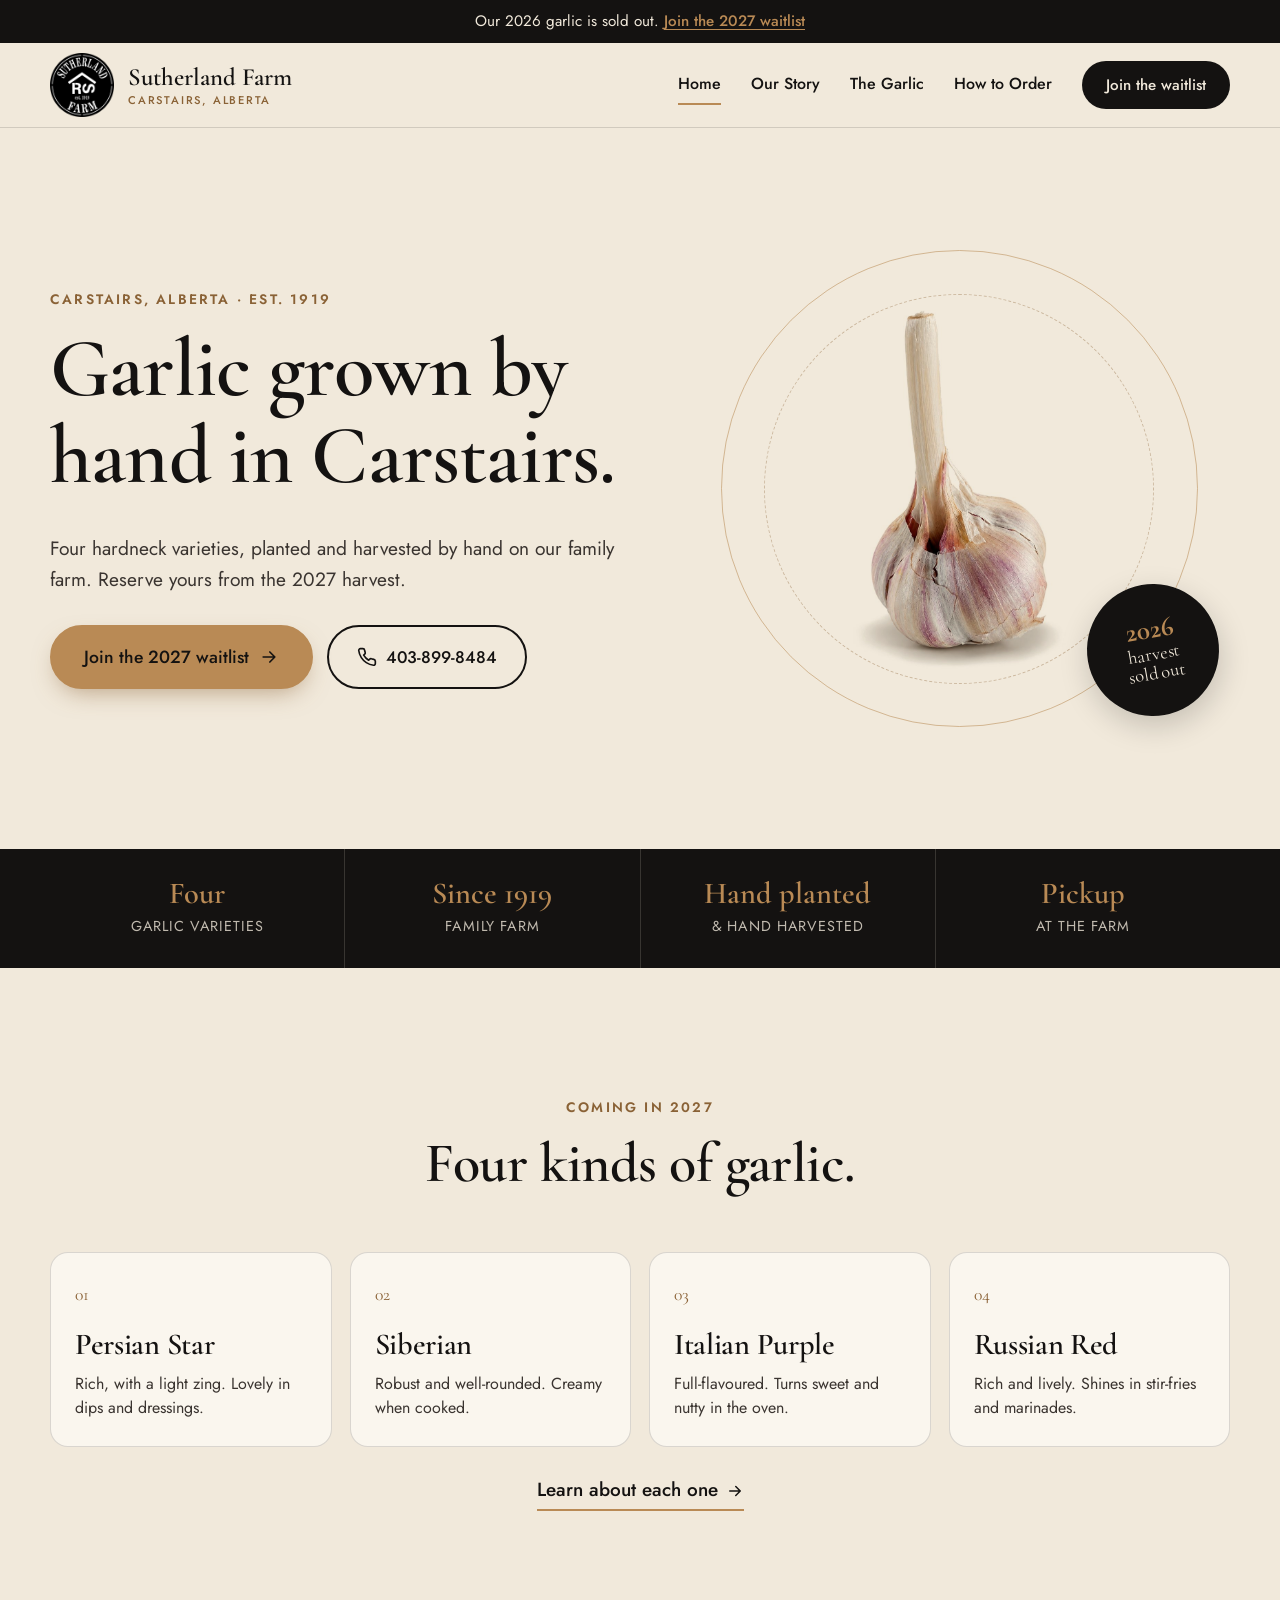
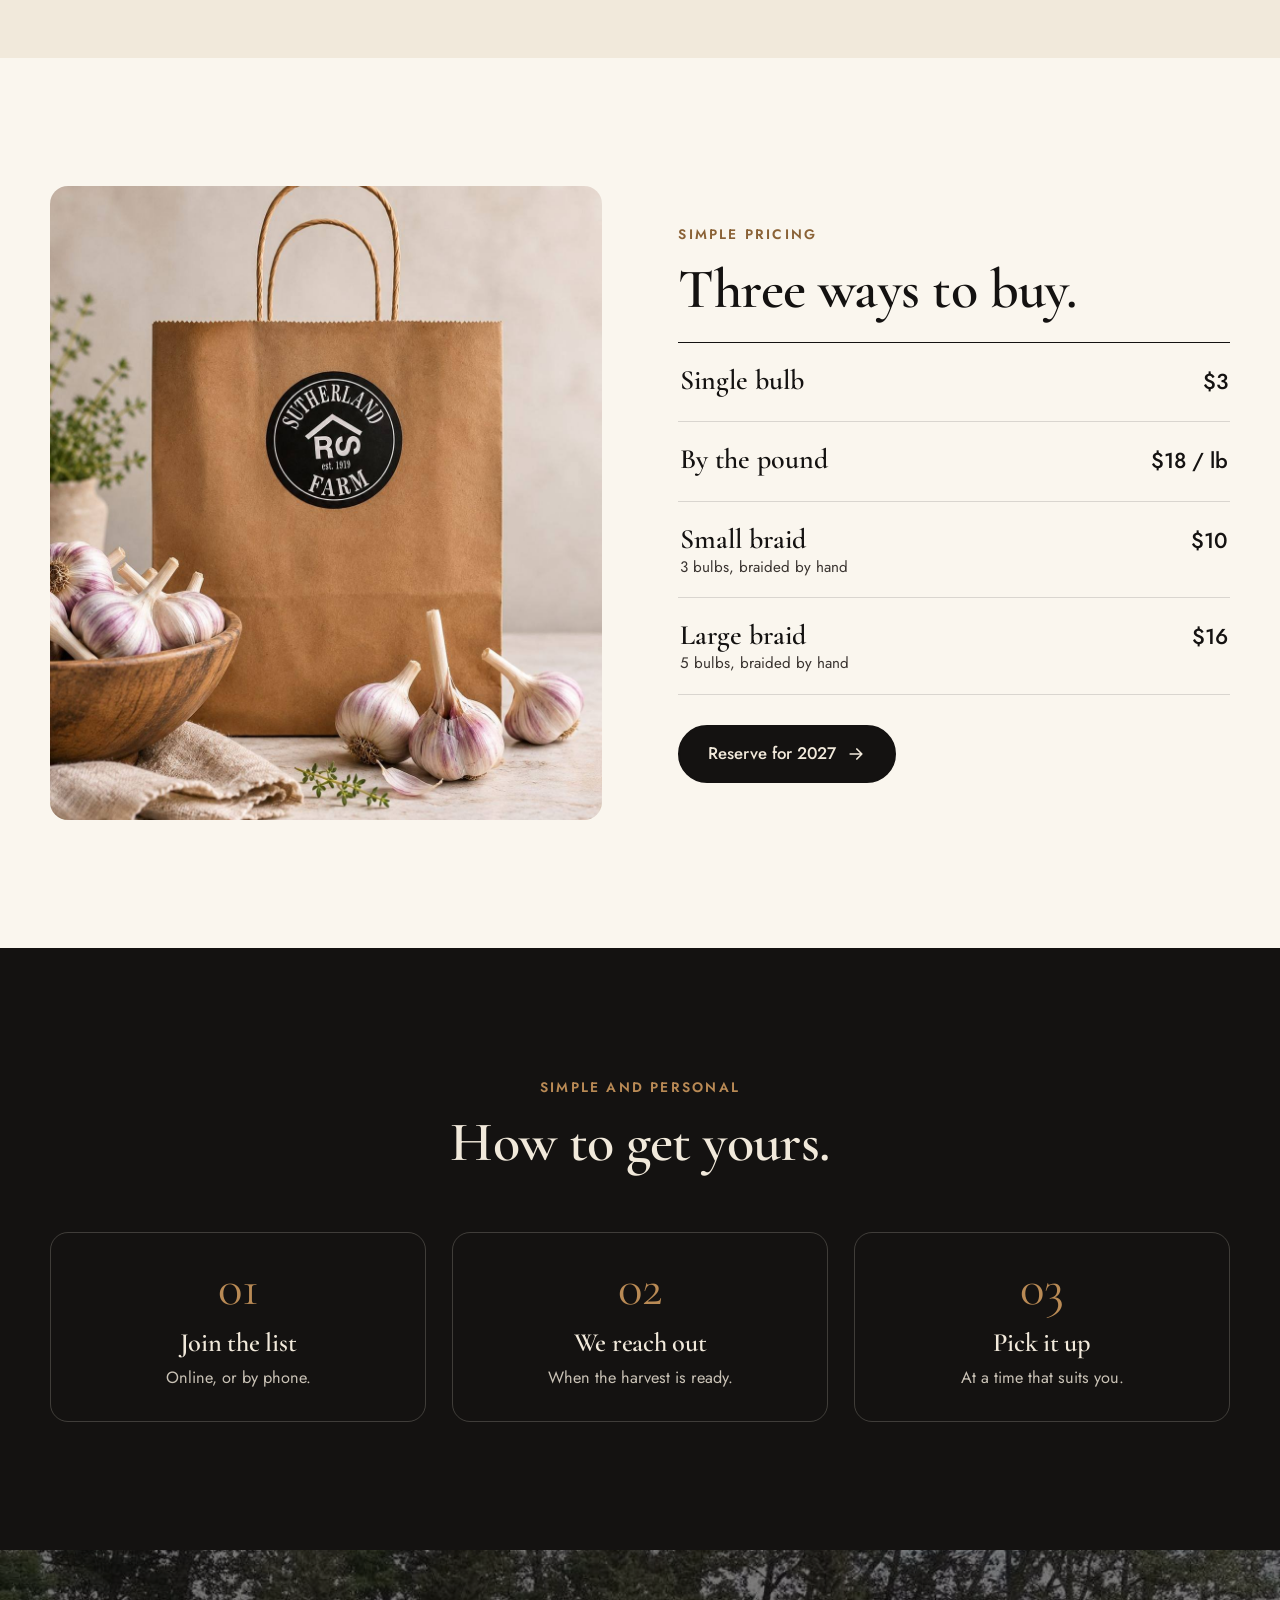
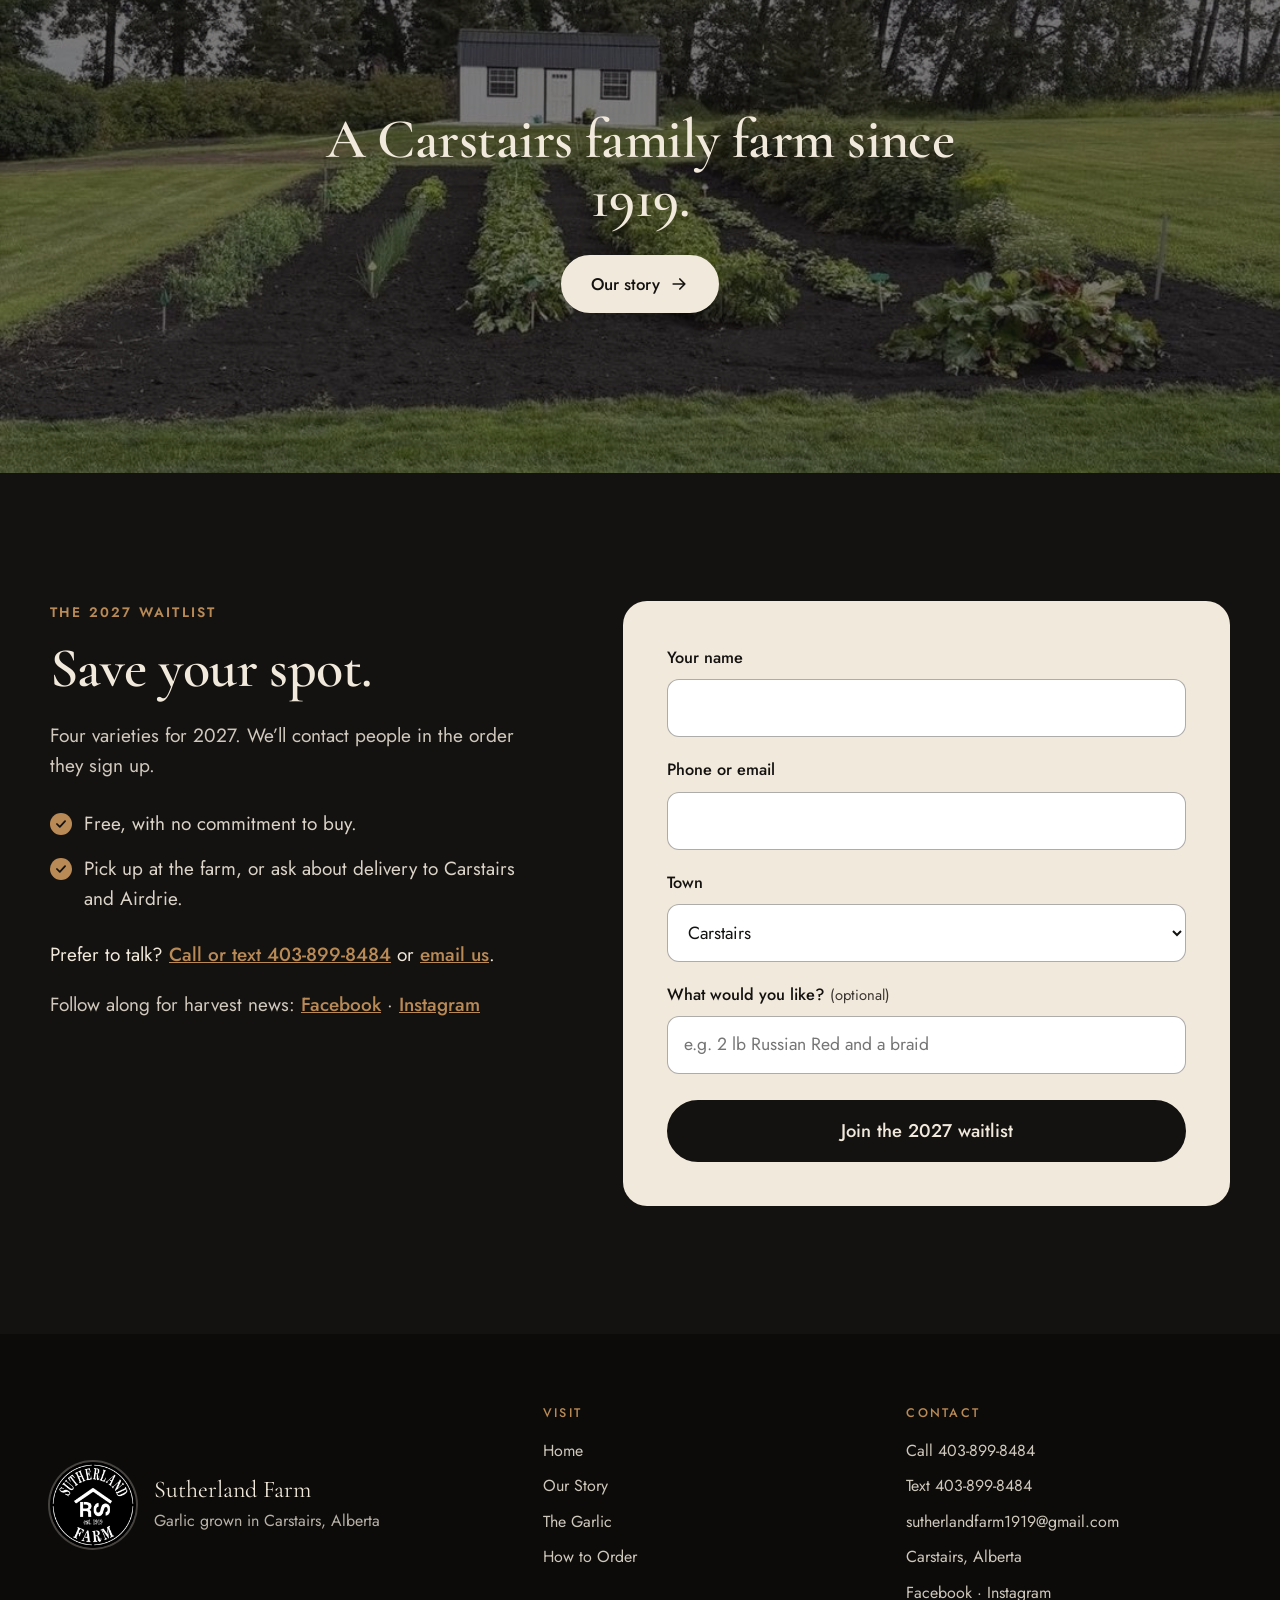
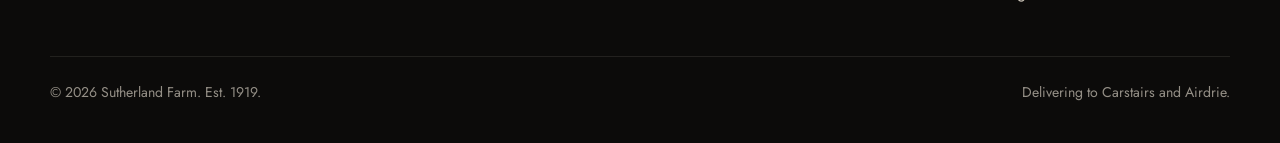
<file: index.html>
<!DOCTYPE html>
<html lang="en-CA">
<head>
<meta charset="utf-8">
<meta name="viewport" content="width=device-width, initial-scale=1">
<title>Sutherland Farm | Garlic grown in Carstairs, Alberta</title>
<meta name="description" content="Hand-grown garlic from a Carstairs, Alberta family farm, est. 1919. Four varieties for 2027. Join the waitlist.">
<meta property="og:title" content="Sutherland Farm | Garlic grown in Carstairs, Alberta">
<meta property="og:description" content="Hand-grown garlic from a Carstairs, Alberta family farm, est. 1919. Four varieties for 2027. Join the waitlist.">
<meta property="og:type" content="website">
<meta property="og:image" content="images/bag-field.jpg">
<meta name="theme-color" content="#141211">
<link rel="icon" type="image/png" href="images/favicon.png">
<link rel="apple-touch-icon" href="images/favicon.png">
<link rel="preconnect" href="https://fonts.googleapis.com">
<link rel="preconnect" href="https://fonts.gstatic.com" crossorigin>
<link href="https://fonts.googleapis.com/css2?family=Cormorant+Garamond:ital,wght@0,500;0,600;1,500&family=Jost:wght@300;400;500;600&display=swap" rel="stylesheet">
<link rel="stylesheet" href="css/style.css">
</head>
<body>
<a class="skip" href="#main">Skip to content</a>
<div class="notice">Our 2026 garlic is sold out. <a href="#waitlist">Join the 2027 waitlist</a></div>
<header class="site-header">
  <div class="wrap header-in">
    <a class="brand" href="index.html" aria-label="Sutherland Farm, home">
      <img src="images/logo.png" alt="" width="64" height="64">
      <span class="brand-name">Sutherland Farm<small>Carstairs, Alberta</small></span>
    </a>
    <button class="menu-btn" aria-expanded="false" aria-controls="site-nav"><span></span><b>Menu</b></button>
    <nav class="nav" id="site-nav" aria-label="Main">
      <a href="index.html" aria-current="page">Home</a><a href="our-story.html">Our Story</a><a href="the-garlic.html">The Garlic</a><a href="how-to-order.html">How to Order</a>
      <a class="btn btn-primary" href="#waitlist">Join the waitlist</a>
    </nav>
  </div>
</header>
<main id="main">

<section class="hero">
  <div class="wrap hero-grid">
    <div>
      <span class="eyebrow">Carstairs, Alberta · Est. 1919</span>
      <h1>Garlic grown by hand in Carstairs.</h1>
      <p class="lead">Four hardneck varieties, planted and harvested by hand on our family farm. Reserve yours from the 2027 harvest.</p>
      <div class="btn-row">
        <a class="btn btn-primary btn-hero" href="#waitlist">Join the 2027 waitlist <svg viewBox="0 0 24 24" fill="none" stroke="currentColor" stroke-width="2" stroke-linecap="round" stroke-linejoin="round" aria-hidden="true"><path d="M5 12h14M13 6l6 6-6 6"/></svg></a>
        <a class="btn btn-ghost" href="&#116;&#101;&#108;&#58;&#43;&#49;&#52;&#48;&#51;&#56;&#57;&#57;&#56;&#52;&#56;&#52;"><svg viewBox="0 0 24 24" fill="none" stroke="currentColor" stroke-width="2" stroke-linecap="round" stroke-linejoin="round" aria-hidden="true"><path d="M22 16.9v3a2 2 0 0 1-2.2 2 19.8 19.8 0 0 1-8.6-3.1 19.5 19.5 0 0 1-6-6A19.8 19.8 0 0 1 2.1 4.2 2 2 0 0 1 4.1 2h3a2 2 0 0 1 2 1.7c.1.9.4 1.8.7 2.7a2 2 0 0 1-.5 2.1L8 9.8a16 16 0 0 0 6 6l1.3-1.3a2 2 0 0 1 2.1-.4c.9.3 1.8.6 2.7.7a2 2 0 0 1 1.7 2z"/></svg> &#52;&#48;&#51;&#45;&#56;&#57;&#57;&#45;&#56;&#52;&#56;&#52;</a>
      </div>
    </div>
    <div class="hero-art">
      <img class="hero-bulb" src="images/hero-bulb.jpg" alt="A single bulb of Sutherland Farm garlic" width="647" height="1100">
      <div class="stamp"><span><b>2026</b>harvest<br>sold out</span></div>
    </div>
  </div>
</section>

<section class="facts" aria-label="Quick facts">
  <ul class="wrap">
    <li><b>Four</b><span>garlic varieties</span></li>
    <li><b>Since 1919</b><span>family farm</span></li>
    <li><b>Hand planted</b><span>&amp; hand harvested</span></li>
    <li><b>Pickup</b><span>at the farm</span></li>
  </ul>
</section>

<section class="section">
  <div class="wrap">
    <div class="section-head center">
      <span class="eyebrow">Coming in 2027</span>
      <h2>Four kinds of garlic.</h2>
    </div>
    <div class="varieties"><article class="variety">
        <span class="variety-num">01</span>
        <h3>Persian Star</h3>
        <p>Rich, with a light zing. Lovely in dips and dressings.</p>
      </article><article class="variety">
        <span class="variety-num">02</span>
        <h3>Siberian</h3>
        <p>Robust and well-rounded. Creamy when cooked.</p>
      </article><article class="variety">
        <span class="variety-num">03</span>
        <h3>Italian Purple</h3>
        <p>Full-flavoured. Turns sweet and nutty in the oven.</p>
      </article><article class="variety">
        <span class="variety-num">04</span>
        <h3>Russian Red</h3>
        <p>Rich and lively. Shines in stir-fries and marinades.</p>
      </article></div>
    <p class="center" style="margin-top:28px"><a class="text-link" href="the-garlic.html">Learn about each one <svg viewBox="0 0 24 24" fill="none" stroke="currentColor" stroke-width="2" stroke-linecap="round" stroke-linejoin="round" aria-hidden="true"><path d="M5 12h14M13 6l6 6-6 6"/></svg></a></p>
  </div>
</section>

<section class="section section-paper">
  <div class="wrap split">
    <div class="split-img"><img src="images/bag-and-bowl.jpg" alt="Sutherland Farm bag beside a bowl of garlic" loading="lazy"></div>
    <div>
      <span class="eyebrow">Simple pricing</span>
      <h2>Three ways to buy.</h2>
      <ul class="price-list">
        <li><span class="item">Single bulb</span><span class="amt">$3</span></li>
        <li><span class="item">By the pound</span><span class="amt">$18 / lb</span></li>
        <li><span class="item">Small braid<small>3 bulbs, braided by hand</small></span><span class="amt">$10</span></li>
        <li><span class="item">Large braid<small>5 bulbs, braided by hand</small></span><span class="amt">$16</span></li>
      </ul>
      <a class="btn btn-primary" href="#waitlist" style="margin-top:30px">Reserve for 2027 <svg viewBox="0 0 24 24" fill="none" stroke="currentColor" stroke-width="2" stroke-linecap="round" stroke-linejoin="round" aria-hidden="true"><path d="M5 12h14M13 6l6 6-6 6"/></svg></a>
    </div>
  </div>
</section>

<section class="section section-dark">
  <div class="wrap">
    <div class="section-head center">
      <span class="eyebrow">Simple and personal</span>
      <h2>How to get yours.</h2>
    </div>
    <div class="steps">
      <div class="step"><span class="step-num">01</span><h3>Join the list</h3><p>Online, or by phone.</p></div>
      <div class="step"><span class="step-num">02</span><h3>We reach out</h3><p>When the harvest is ready.</p></div>
      <div class="step"><span class="step-num">03</span><h3>Pick it up</h3><p>At a time that suits you.</p></div>
    </div>
  </div>
</section>

<section class="story-band">
  <img src="images/farm-yard.jpg" alt="" loading="lazy">
  <div class="wrap">
    <h2>A Carstairs family farm since 1919.</h2>
    <a class="btn btn-light" href="our-story.html">Our story <svg viewBox="0 0 24 24" fill="none" stroke="currentColor" stroke-width="2" stroke-linecap="round" stroke-linejoin="round" aria-hidden="true"><path d="M5 12h14M13 6l6 6-6 6"/></svg></a>
  </div>
</section>

<section class="section waitlist" id="waitlist">
  <div class="wrap waitlist-grid">
    <div>
      <span class="eyebrow">The 2027 waitlist</span>
      <h2>Save your spot.</h2>
      <p class="lead">Four varieties for 2027. We’ll contact people in the order they sign up.</p>
      <ul class="waitlist-promise">
        <li>Free, with no commitment to buy.</li>
        <li>Pick up at the farm, or ask about delivery to Carstairs and Airdrie.</li>
      </ul>
      <p class="waitlist-call">Prefer to talk? <a href="&#116;&#101;&#108;&#58;&#43;&#49;&#52;&#48;&#51;&#56;&#57;&#57;&#56;&#52;&#56;&#52;">Call or text &#52;&#48;&#51;&#45;&#56;&#57;&#57;&#45;&#56;&#52;&#56;&#52;</a> or <a href="&#109;&#97;&#105;&#108;&#116;&#111;&#58;&#115;&#117;&#116;&#104;&#101;&#114;&#108;&#97;&#110;&#100;&#102;&#97;&#114;&#109;&#49;&#57;&#49;&#57;&#64;&#103;&#109;&#97;&#105;&#108;&#46;&#99;&#111;&#109;">email us</a>.</p>
      <p class="waitlist-follow">Follow along for harvest news: <a href="https://www.facebook.com/share/1CmYCSbVEL/" target="_blank" rel="noopener">Facebook</a> · <a href="https://www.instagram.com/sutherlandfarm_1919/" target="_blank" rel="noopener">Instagram</a></p>
    </div>
    <div class="form-card">
      <form class="waitlist-form" novalidate>
        <div class="form-error" role="alert"></div>
        <div class="field">
          <label for="wl-name-1">Your name</label>
          <input id="wl-name-1" name="name" autocomplete="name" required>
        </div>
        <div class="field">
          <label for="wl-contact-1">Phone or email</label>
          <input id="wl-contact-1" name="contact" autocomplete="tel" required>
        </div>
        <div class="field">
          <label for="wl-town-1">Town</label>
          <select id="wl-town-1" name="town">
            <option>Carstairs</option>
            <option>Airdrie</option>
            <option>Somewhere else</option>
          </select>
        </div>
        <div class="field">
          <label for="wl-notes-1">What would you like? <span class="hint">(optional)</span></label>
          <input id="wl-notes-1" name="notes" placeholder="e.g. 2 lb Russian Red and a braid">
        </div>
        <button class="btn btn-primary" type="submit">Join the 2027 waitlist</button>
      </form>
      <div class="form-success" role="status">
        <div class="tick"><svg viewBox="0 0 24 24" fill="none" stroke="currentColor" stroke-width="2.6" stroke-linecap="round" stroke-linejoin="round"><path d="M5 12l5 5 9-10"/></svg></div>
        <h3>You’re on the list, <span data-first></span>.</h3>
        <p>We’ll be in touch when the 2027 garlic is ready.</p>
      </div>
    </div>
  </div>
</section>
</main>
<footer class="site-footer">
  <div class="wrap">
    <div class="footer-grid">
      <div class="footer-brand">
        <img src="images/logo.png" alt="Sutherland Farm logo" width="86" height="86">
        <p>Sutherland Farm<br><span style="font-family:var(--text);font-size:1rem;opacity:.75">Garlic grown in Carstairs, Alberta</span></p>
      </div>
      <div>
        <h4>Visit</h4>
        <ul>
          <li><a href="index.html">Home</a></li>
          <li><a href="our-story.html">Our Story</a></li>
          <li><a href="the-garlic.html">The Garlic</a></li>
          <li><a href="how-to-order.html">How to Order</a></li>
        </ul>
      </div>
      <div>
        <h4>Contact</h4>
        <ul>
          <li><a href="&#116;&#101;&#108;&#58;&#43;&#49;&#52;&#48;&#51;&#56;&#57;&#57;&#56;&#52;&#56;&#52;">Call &#52;&#48;&#51;&#45;&#56;&#57;&#57;&#45;&#56;&#52;&#56;&#52;</a></li>
          <li><a href="&#115;&#109;&#115;&#58;&#43;&#49;&#52;&#48;&#51;&#56;&#57;&#57;&#56;&#52;&#56;&#52;">Text &#52;&#48;&#51;&#45;&#56;&#57;&#57;&#45;&#56;&#52;&#56;&#52;</a></li>
          <li><a href="&#109;&#97;&#105;&#108;&#116;&#111;&#58;&#115;&#117;&#116;&#104;&#101;&#114;&#108;&#97;&#110;&#100;&#102;&#97;&#114;&#109;&#49;&#57;&#49;&#57;&#64;&#103;&#109;&#97;&#105;&#108;&#46;&#99;&#111;&#109;">&#115;&#117;&#116;&#104;&#101;&#114;&#108;&#97;&#110;&#100;&#102;&#97;&#114;&#109;&#49;&#57;&#49;&#57;&#64;&#103;&#109;&#97;&#105;&#108;&#46;&#99;&#111;&#109;</a></li>
          <li>Carstairs, Alberta</li>
          <li><a href="https://www.facebook.com/share/1CmYCSbVEL/" target="_blank" rel="noopener" data-social="facebook">Facebook</a> · <a href="https://www.instagram.com/sutherlandfarm_1919/" target="_blank" rel="noopener" data-social="instagram">Instagram</a></li>
        </ul>
      </div>
    </div>
    <div class="footer-base">
      <span>© <span data-year>2026</span> Sutherland Farm. Est. 1919.</span>
      <span>Delivering to Carstairs and Airdrie.</span>
    </div>
  </div>
</footer>
<div class="action-bar">
  <a class="btn btn-light" href="&#116;&#101;&#108;&#58;&#43;&#49;&#52;&#48;&#51;&#56;&#57;&#57;&#56;&#52;&#56;&#52;"><svg viewBox="0 0 24 24" fill="none" stroke="currentColor" stroke-width="2" stroke-linecap="round" stroke-linejoin="round" aria-hidden="true"><path d="M22 16.9v3a2 2 0 0 1-2.2 2 19.8 19.8 0 0 1-8.6-3.1 19.5 19.5 0 0 1-6-6A19.8 19.8 0 0 1 2.1 4.2 2 2 0 0 1 4.1 2h3a2 2 0 0 1 2 1.7c.1.9.4 1.8.7 2.7a2 2 0 0 1-.5 2.1L8 9.8a16 16 0 0 0 6 6l1.3-1.3a2 2 0 0 1 2.1-.4c.9.3 1.8.6 2.7.7a2 2 0 0 1 1.7 2z"/></svg> Call</a>
  <a class="btn btn-primary" href="#waitlist" style="border-color:var(--kraft);background:var(--kraft);color:var(--ink)">Join the waitlist</a>
</div>
<script src="js/main.js"></script>
</body>
</html>
</file>
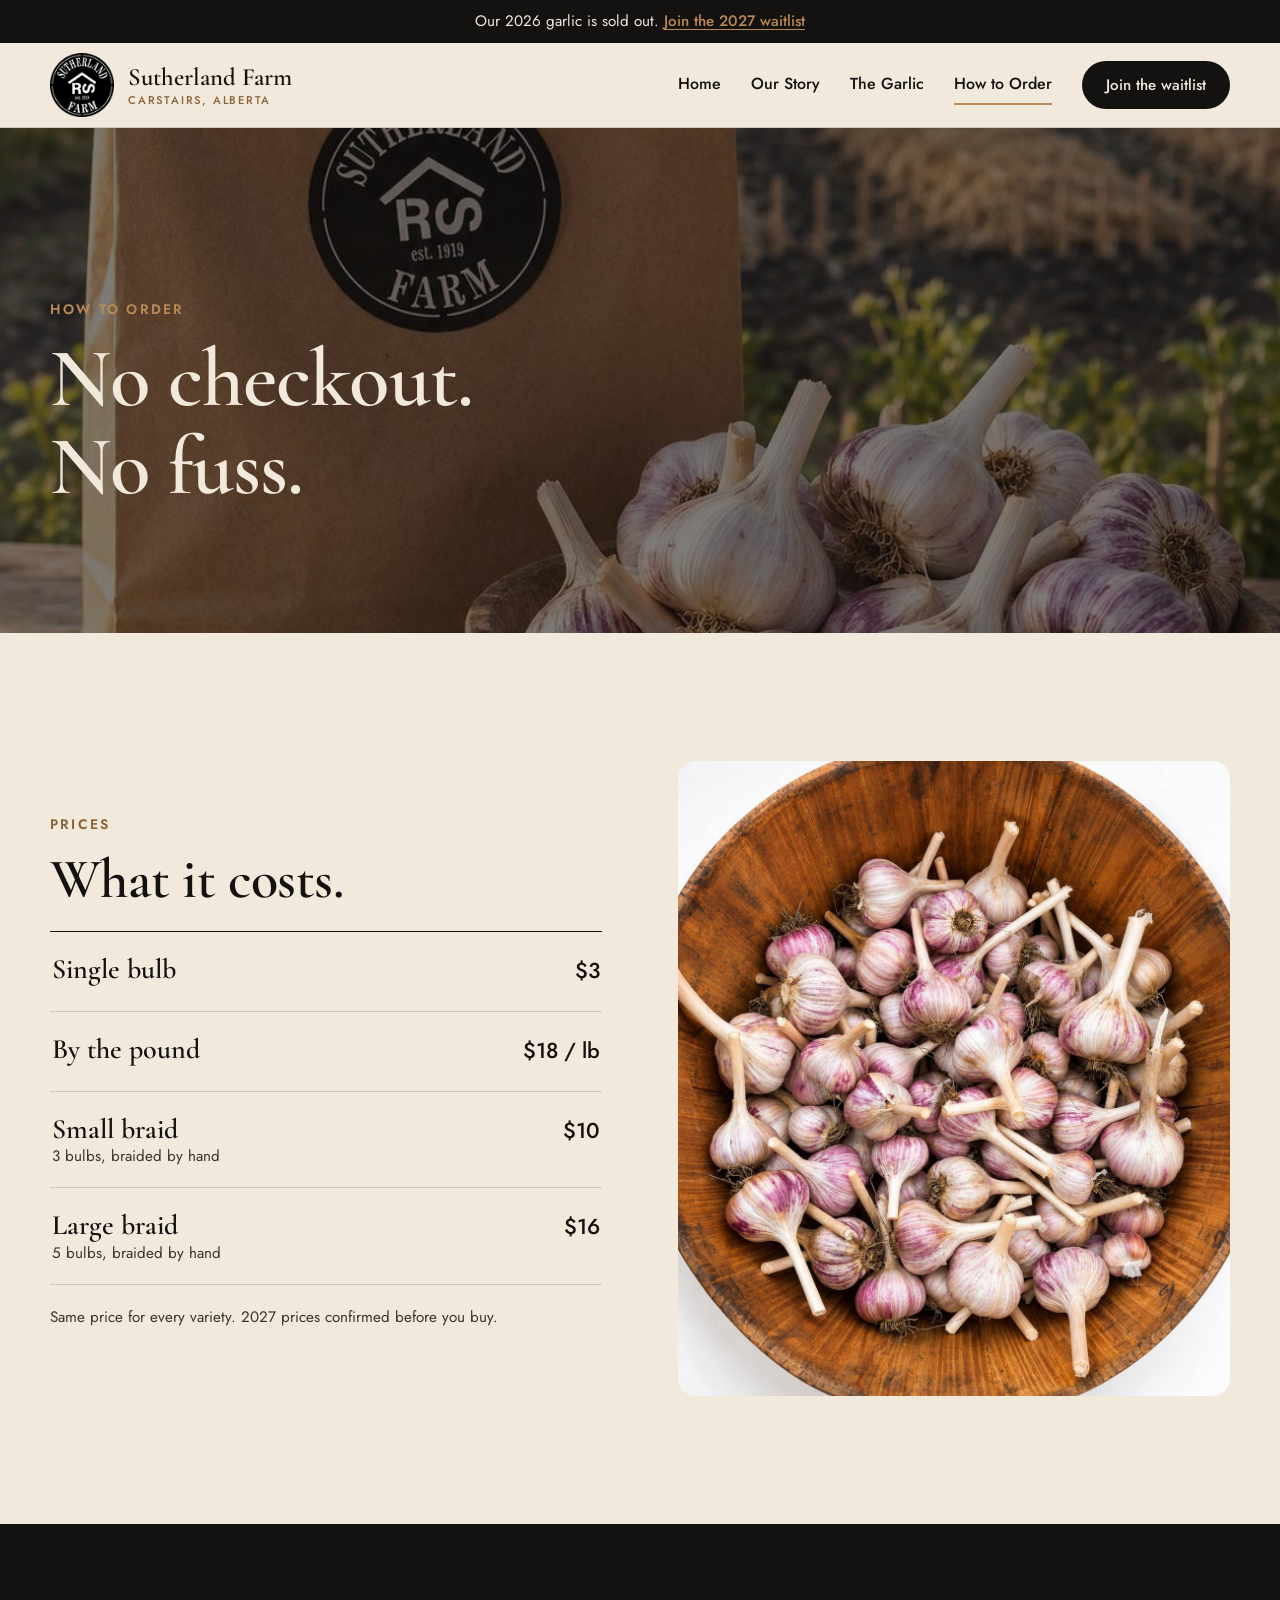
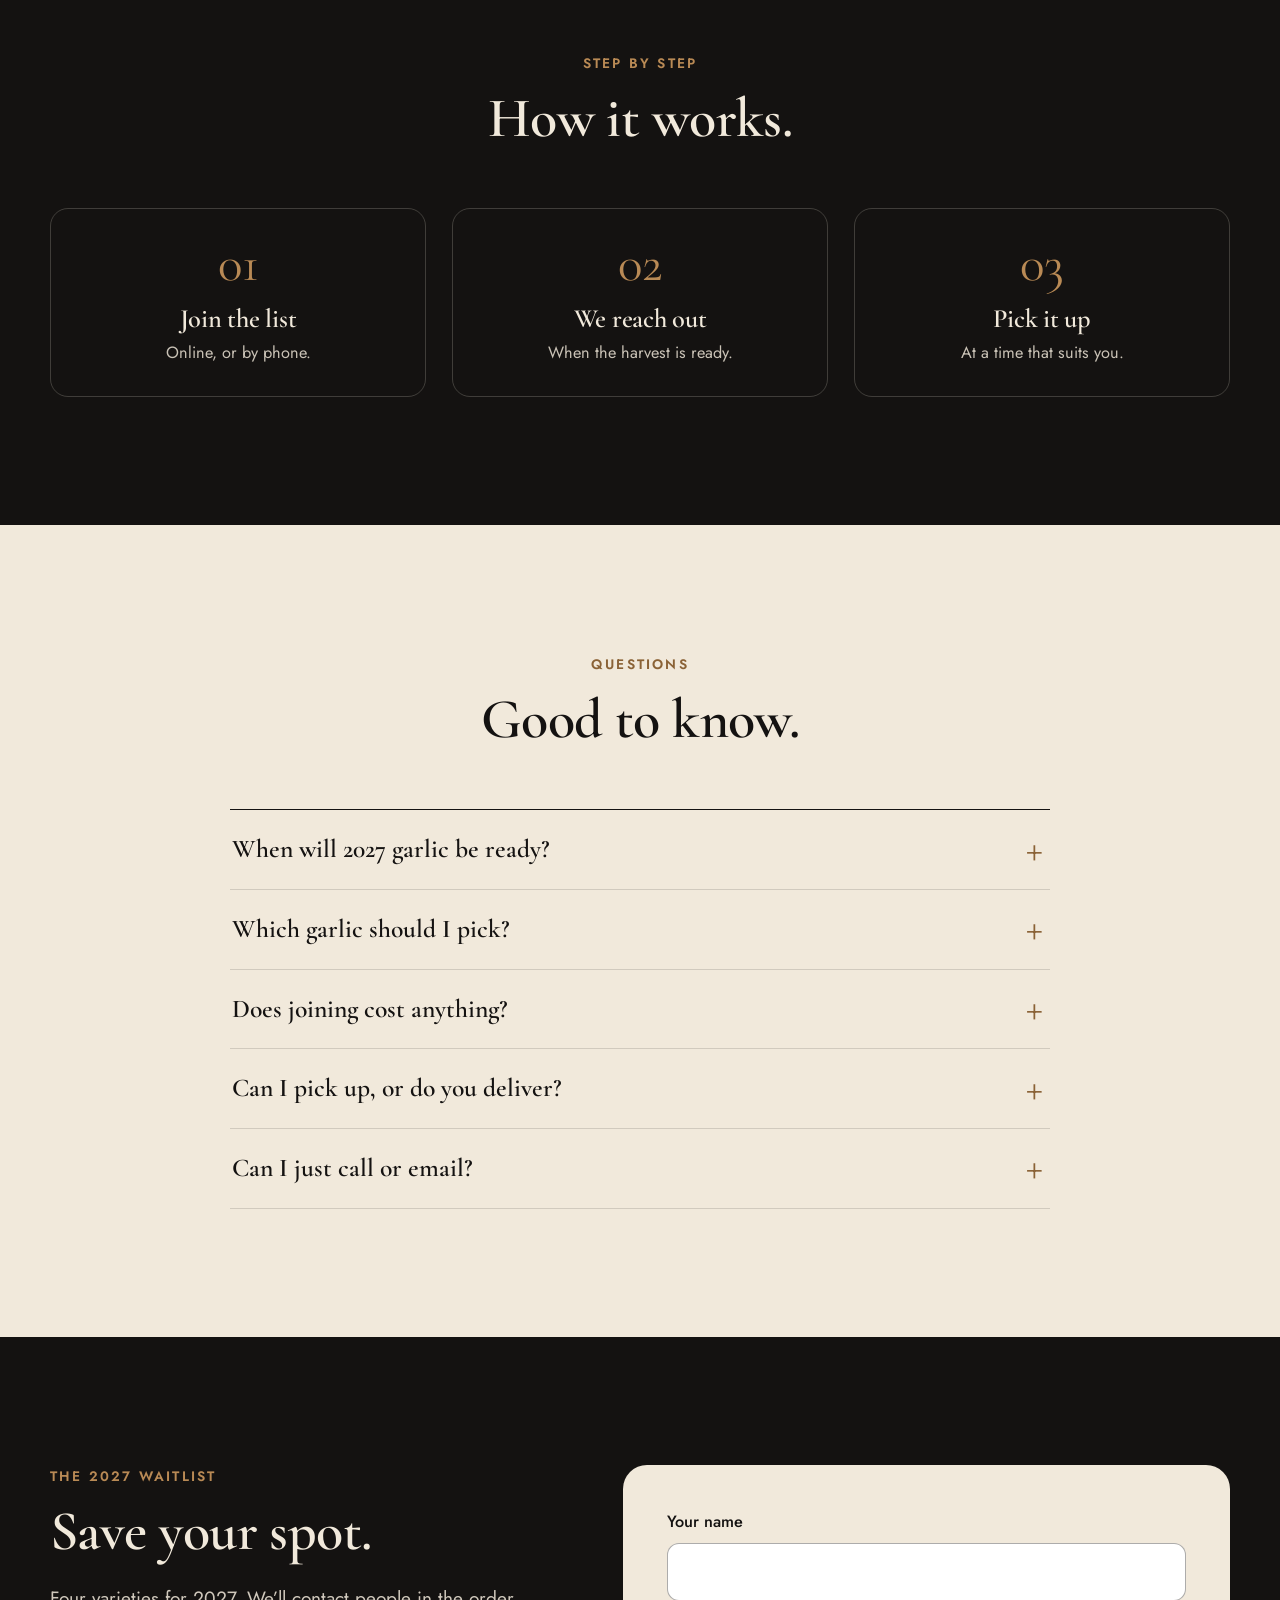
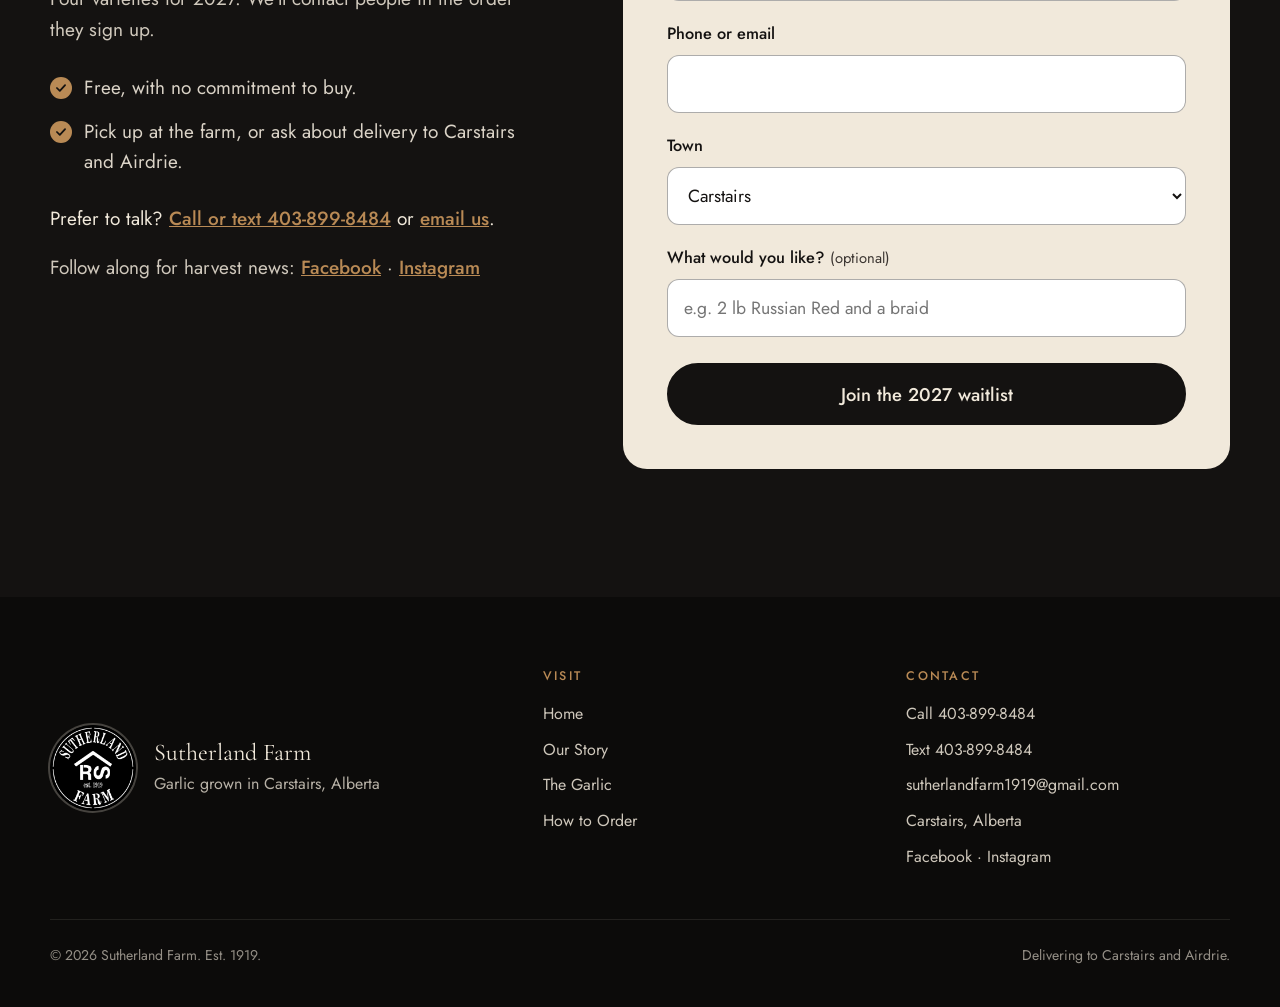
<file: how-to-order.html>
<!DOCTYPE html>
<html lang="en-CA">
<head>
<meta charset="utf-8">
<meta name="viewport" content="width=device-width, initial-scale=1">
<title>How to Order | Sutherland Farm</title>
<meta name="description" content="Prices, pickup and delivery, and how to join the 2027 garlic waitlist.">
<meta property="og:title" content="How to Order | Sutherland Farm">
<meta property="og:description" content="Prices, pickup and delivery, and how to join the 2027 garlic waitlist.">
<meta property="og:type" content="website">
<meta property="og:image" content="images/bag-field.jpg">
<meta name="theme-color" content="#141211">
<link rel="icon" type="image/png" href="images/favicon.png">
<link rel="apple-touch-icon" href="images/favicon.png">
<link rel="preconnect" href="https://fonts.googleapis.com">
<link rel="preconnect" href="https://fonts.gstatic.com" crossorigin>
<link href="https://fonts.googleapis.com/css2?family=Cormorant+Garamond:ital,wght@0,500;0,600;1,500&family=Jost:wght@300;400;500;600&display=swap" rel="stylesheet">
<link rel="stylesheet" href="css/style.css">
</head>
<body>
<a class="skip" href="#main">Skip to content</a>
<div class="notice">Our 2026 garlic is sold out. <a href="#waitlist">Join the 2027 waitlist</a></div>
<header class="site-header">
  <div class="wrap header-in">
    <a class="brand" href="index.html" aria-label="Sutherland Farm, home">
      <img src="images/logo.png" alt="" width="64" height="64">
      <span class="brand-name">Sutherland Farm<small>Carstairs, Alberta</small></span>
    </a>
    <button class="menu-btn" aria-expanded="false" aria-controls="site-nav"><span></span><b>Menu</b></button>
    <nav class="nav" id="site-nav" aria-label="Main">
      <a href="index.html">Home</a><a href="our-story.html">Our Story</a><a href="the-garlic.html">The Garlic</a><a href="how-to-order.html" aria-current="page">How to Order</a>
      <a class="btn btn-primary" href="#waitlist">Join the waitlist</a>
    </nav>
  </div>
</header>
<main id="main">

<section class="page-hero">
  <img src="images/bag-field.jpg" alt="">
  <div class="wrap">
    <span class="eyebrow">How to order</span>
    <h1>No checkout.<br>No fuss.</h1>
  </div>
</section>

<section class="section">
  <div class="wrap split">
    <div>
      <span class="eyebrow">Prices</span>
      <h2>What it costs.</h2>
      <ul class="price-list">
        <li><span class="item">Single bulb</span><span class="amt">$3</span></li>
        <li><span class="item">By the pound</span><span class="amt">$18 / lb</span></li>
        <li><span class="item">Small braid<small>3 bulbs, braided by hand</small></span><span class="amt">$10</span></li>
        <li><span class="item">Large braid<small>5 bulbs, braided by hand</small></span><span class="amt">$16</span></li>
      </ul>
      <p class="small-note">Same price for every variety. 2027 prices confirmed before you buy.</p>
    </div>
    <div class="split-img"><img src="images/bowl-top.jpg" alt="A bowl of Sutherland Farm garlic" loading="lazy"></div>
  </div>
</section>

<section class="section section-dark">
  <div class="wrap">
    <div class="section-head center">
      <span class="eyebrow">Step by step</span>
      <h2>How it works.</h2>
    </div>
    <div class="steps">
      <div class="step"><span class="step-num">01</span><h3>Join the list</h3><p>Online, or by phone.</p></div>
      <div class="step"><span class="step-num">02</span><h3>We reach out</h3><p>When the harvest is ready.</p></div>
      <div class="step"><span class="step-num">03</span><h3>Pick it up</h3><p>At a time that suits you.</p></div>
    </div>
  </div>
</section>

<section class="section">
  <div class="wrap">
    <div class="section-head center">
      <span class="eyebrow">Questions</span>
      <h2>Good to know.</h2>
    </div>
    <div class="faq">
      <details><summary>When will 2027 garlic be ready?</summary><p>Late summer 2027, once it’s harvested and cured. We’ll contact the waitlist in sign-up order.</p></details>
      <details><summary>Which garlic should I pick?</summary><p>It depends what you’re cooking: Persian Star for dips and dressings, Siberian for everyday cooking, Italian Purple for roasting and Russian Red for the frying pan. See <a href="the-garlic.html">The Garlic</a> page for what each is best with.</p></details>
      <details><summary>Does joining cost anything?</summary><p>No. It’s free and you’re not committing to buy.</p></details>
      <details><summary>Can I pick up, or do you deliver?</summary><p>Pickup at the farm is easiest, and we’ll share the details when we reach out. We also deliver in Carstairs and Airdrie. Somewhere else nearby? Call or text and ask.</p></details>
      <details><summary>Can I just call or email?</summary><p>Of course. Call or text <a href="&#116;&#101;&#108;&#58;&#43;&#49;&#52;&#48;&#51;&#56;&#57;&#57;&#56;&#52;&#56;&#52;">&#52;&#48;&#51;&#45;&#56;&#57;&#57;&#45;&#56;&#52;&#56;&#52;</a>, or email <a href="&#109;&#97;&#105;&#108;&#116;&#111;&#58;&#115;&#117;&#116;&#104;&#101;&#114;&#108;&#97;&#110;&#100;&#102;&#97;&#114;&#109;&#49;&#57;&#49;&#57;&#64;&#103;&#109;&#97;&#105;&#108;&#46;&#99;&#111;&#109;">&#115;&#117;&#116;&#104;&#101;&#114;&#108;&#97;&#110;&#100;&#102;&#97;&#114;&#109;&#49;&#57;&#49;&#57;&#64;&#103;&#109;&#97;&#105;&#108;&#46;&#99;&#111;&#109;</a>, and we’ll add you.</p></details>
    </div>
  </div>
</section>

<section class="section waitlist" id="waitlist">
  <div class="wrap waitlist-grid">
    <div>
      <span class="eyebrow">The 2027 waitlist</span>
      <h2>Save your spot.</h2>
      <p class="lead">Four varieties for 2027. We’ll contact people in the order they sign up.</p>
      <ul class="waitlist-promise">
        <li>Free, with no commitment to buy.</li>
        <li>Pick up at the farm, or ask about delivery to Carstairs and Airdrie.</li>
      </ul>
      <p class="waitlist-call">Prefer to talk? <a href="&#116;&#101;&#108;&#58;&#43;&#49;&#52;&#48;&#51;&#56;&#57;&#57;&#56;&#52;&#56;&#52;">Call or text &#52;&#48;&#51;&#45;&#56;&#57;&#57;&#45;&#56;&#52;&#56;&#52;</a> or <a href="&#109;&#97;&#105;&#108;&#116;&#111;&#58;&#115;&#117;&#116;&#104;&#101;&#114;&#108;&#97;&#110;&#100;&#102;&#97;&#114;&#109;&#49;&#57;&#49;&#57;&#64;&#103;&#109;&#97;&#105;&#108;&#46;&#99;&#111;&#109;">email us</a>.</p>
      <p class="waitlist-follow">Follow along for harvest news: <a href="https://www.facebook.com/share/1CmYCSbVEL/" target="_blank" rel="noopener">Facebook</a> · <a href="https://www.instagram.com/sutherlandfarm_1919/" target="_blank" rel="noopener">Instagram</a></p>
    </div>
    <div class="form-card">
      <form class="waitlist-form" novalidate>
        <div class="form-error" role="alert"></div>
        <div class="field">
          <label for="wl-name-4">Your name</label>
          <input id="wl-name-4" name="name" autocomplete="name" required>
        </div>
        <div class="field">
          <label for="wl-contact-4">Phone or email</label>
          <input id="wl-contact-4" name="contact" autocomplete="tel" required>
        </div>
        <div class="field">
          <label for="wl-town-4">Town</label>
          <select id="wl-town-4" name="town">
            <option>Carstairs</option>
            <option>Airdrie</option>
            <option>Somewhere else</option>
          </select>
        </div>
        <div class="field">
          <label for="wl-notes-4">What would you like? <span class="hint">(optional)</span></label>
          <input id="wl-notes-4" name="notes" placeholder="e.g. 2 lb Russian Red and a braid">
        </div>
        <button class="btn btn-primary" type="submit">Join the 2027 waitlist</button>
      </form>
      <div class="form-success" role="status">
        <div class="tick"><svg viewBox="0 0 24 24" fill="none" stroke="currentColor" stroke-width="2.6" stroke-linecap="round" stroke-linejoin="round"><path d="M5 12l5 5 9-10"/></svg></div>
        <h3>You’re on the list, <span data-first></span>.</h3>
        <p>We’ll be in touch when the 2027 garlic is ready.</p>
      </div>
    </div>
  </div>
</section>
</main>
<footer class="site-footer">
  <div class="wrap">
    <div class="footer-grid">
      <div class="footer-brand">
        <img src="images/logo.png" alt="Sutherland Farm logo" width="86" height="86">
        <p>Sutherland Farm<br><span style="font-family:var(--text);font-size:1rem;opacity:.75">Garlic grown in Carstairs, Alberta</span></p>
      </div>
      <div>
        <h4>Visit</h4>
        <ul>
          <li><a href="index.html">Home</a></li>
          <li><a href="our-story.html">Our Story</a></li>
          <li><a href="the-garlic.html">The Garlic</a></li>
          <li><a href="how-to-order.html">How to Order</a></li>
        </ul>
      </div>
      <div>
        <h4>Contact</h4>
        <ul>
          <li><a href="&#116;&#101;&#108;&#58;&#43;&#49;&#52;&#48;&#51;&#56;&#57;&#57;&#56;&#52;&#56;&#52;">Call &#52;&#48;&#51;&#45;&#56;&#57;&#57;&#45;&#56;&#52;&#56;&#52;</a></li>
          <li><a href="&#115;&#109;&#115;&#58;&#43;&#49;&#52;&#48;&#51;&#56;&#57;&#57;&#56;&#52;&#56;&#52;">Text &#52;&#48;&#51;&#45;&#56;&#57;&#57;&#45;&#56;&#52;&#56;&#52;</a></li>
          <li><a href="&#109;&#97;&#105;&#108;&#116;&#111;&#58;&#115;&#117;&#116;&#104;&#101;&#114;&#108;&#97;&#110;&#100;&#102;&#97;&#114;&#109;&#49;&#57;&#49;&#57;&#64;&#103;&#109;&#97;&#105;&#108;&#46;&#99;&#111;&#109;">&#115;&#117;&#116;&#104;&#101;&#114;&#108;&#97;&#110;&#100;&#102;&#97;&#114;&#109;&#49;&#57;&#49;&#57;&#64;&#103;&#109;&#97;&#105;&#108;&#46;&#99;&#111;&#109;</a></li>
          <li>Carstairs, Alberta</li>
          <li><a href="https://www.facebook.com/share/1CmYCSbVEL/" target="_blank" rel="noopener" data-social="facebook">Facebook</a> · <a href="https://www.instagram.com/sutherlandfarm_1919/" target="_blank" rel="noopener" data-social="instagram">Instagram</a></li>
        </ul>
      </div>
    </div>
    <div class="footer-base">
      <span>© <span data-year>2026</span> Sutherland Farm. Est. 1919.</span>
      <span>Delivering to Carstairs and Airdrie.</span>
    </div>
  </div>
</footer>
<div class="action-bar">
  <a class="btn btn-light" href="&#116;&#101;&#108;&#58;&#43;&#49;&#52;&#48;&#51;&#56;&#57;&#57;&#56;&#52;&#56;&#52;"><svg viewBox="0 0 24 24" fill="none" stroke="currentColor" stroke-width="2" stroke-linecap="round" stroke-linejoin="round" aria-hidden="true"><path d="M22 16.9v3a2 2 0 0 1-2.2 2 19.8 19.8 0 0 1-8.6-3.1 19.5 19.5 0 0 1-6-6A19.8 19.8 0 0 1 2.1 4.2 2 2 0 0 1 4.1 2h3a2 2 0 0 1 2 1.7c.1.9.4 1.8.7 2.7a2 2 0 0 1-.5 2.1L8 9.8a16 16 0 0 0 6 6l1.3-1.3a2 2 0 0 1 2.1-.4c.9.3 1.8.6 2.7.7a2 2 0 0 1 1.7 2z"/></svg> Call</a>
  <a class="btn btn-primary" href="#waitlist" style="border-color:var(--kraft);background:var(--kraft);color:var(--ink)">Join the waitlist</a>
</div>
<script src="js/main.js"></script>
</body>
</html>
</file>
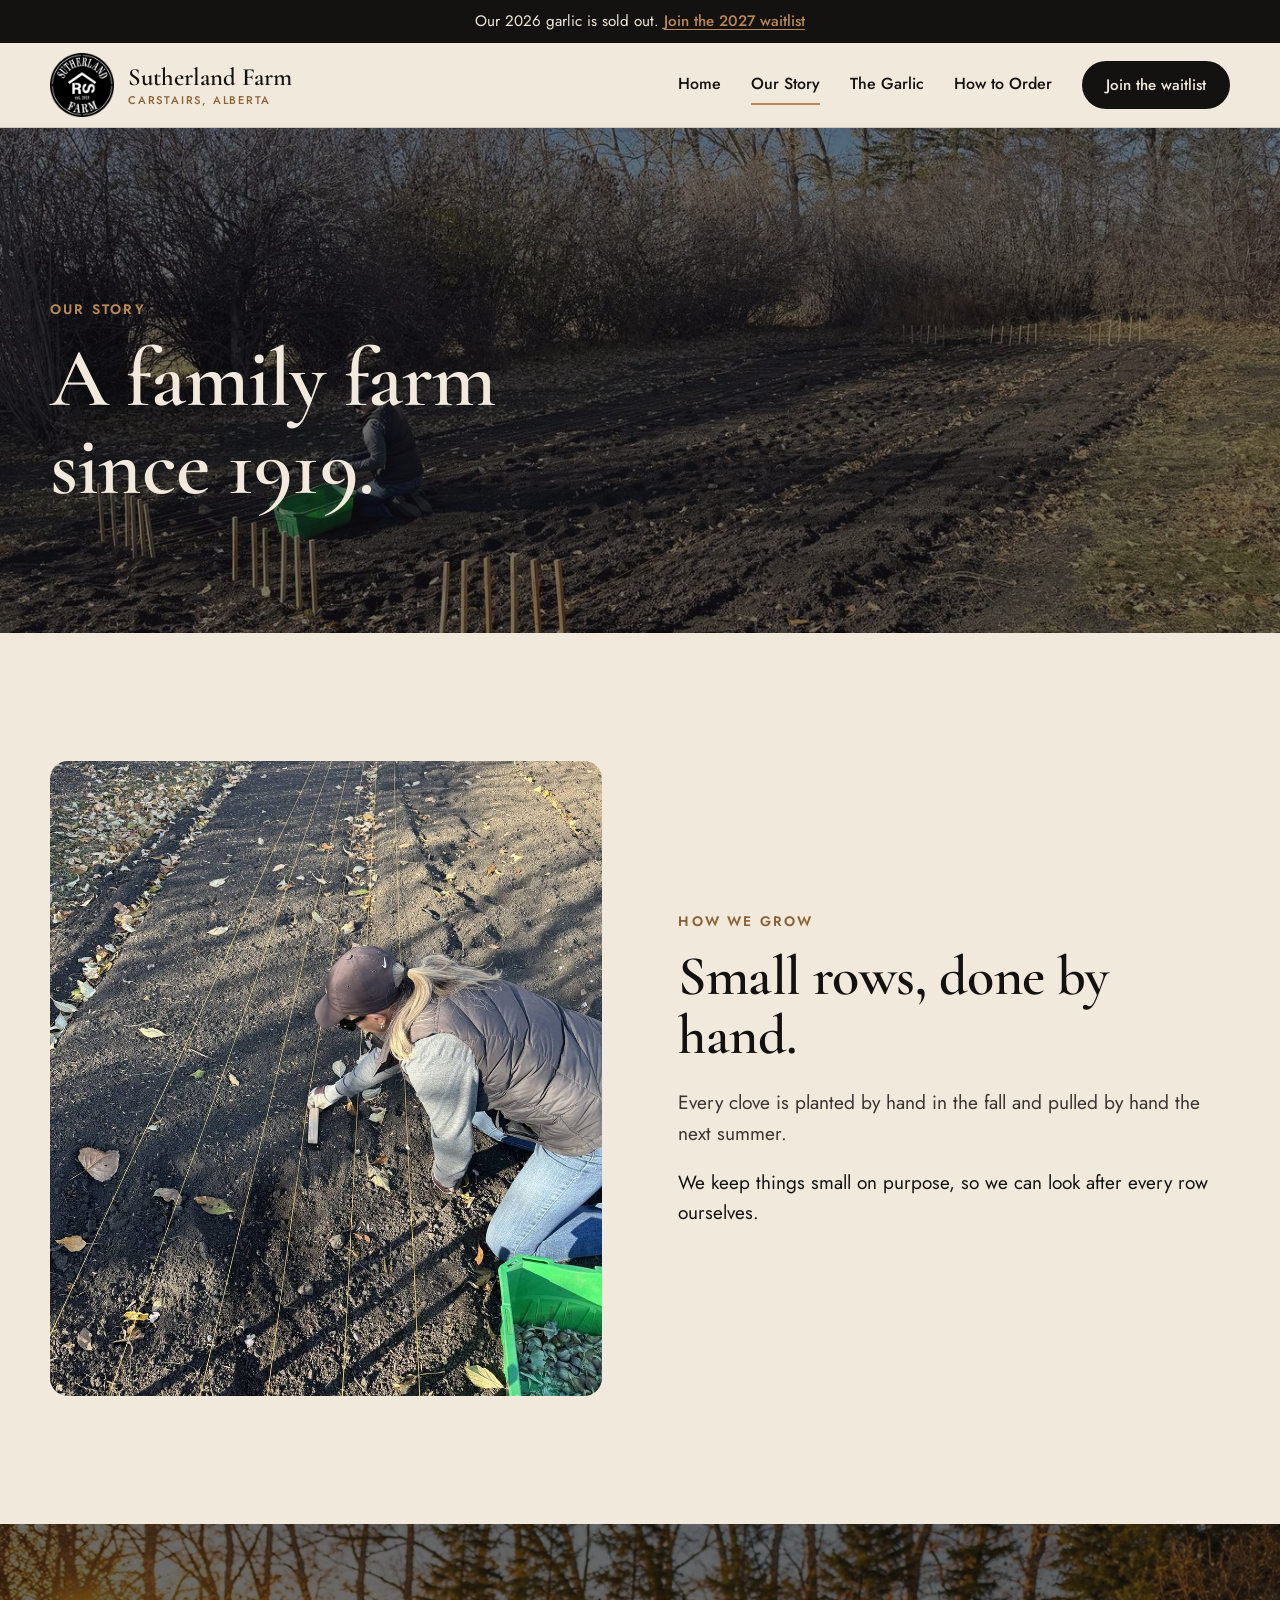
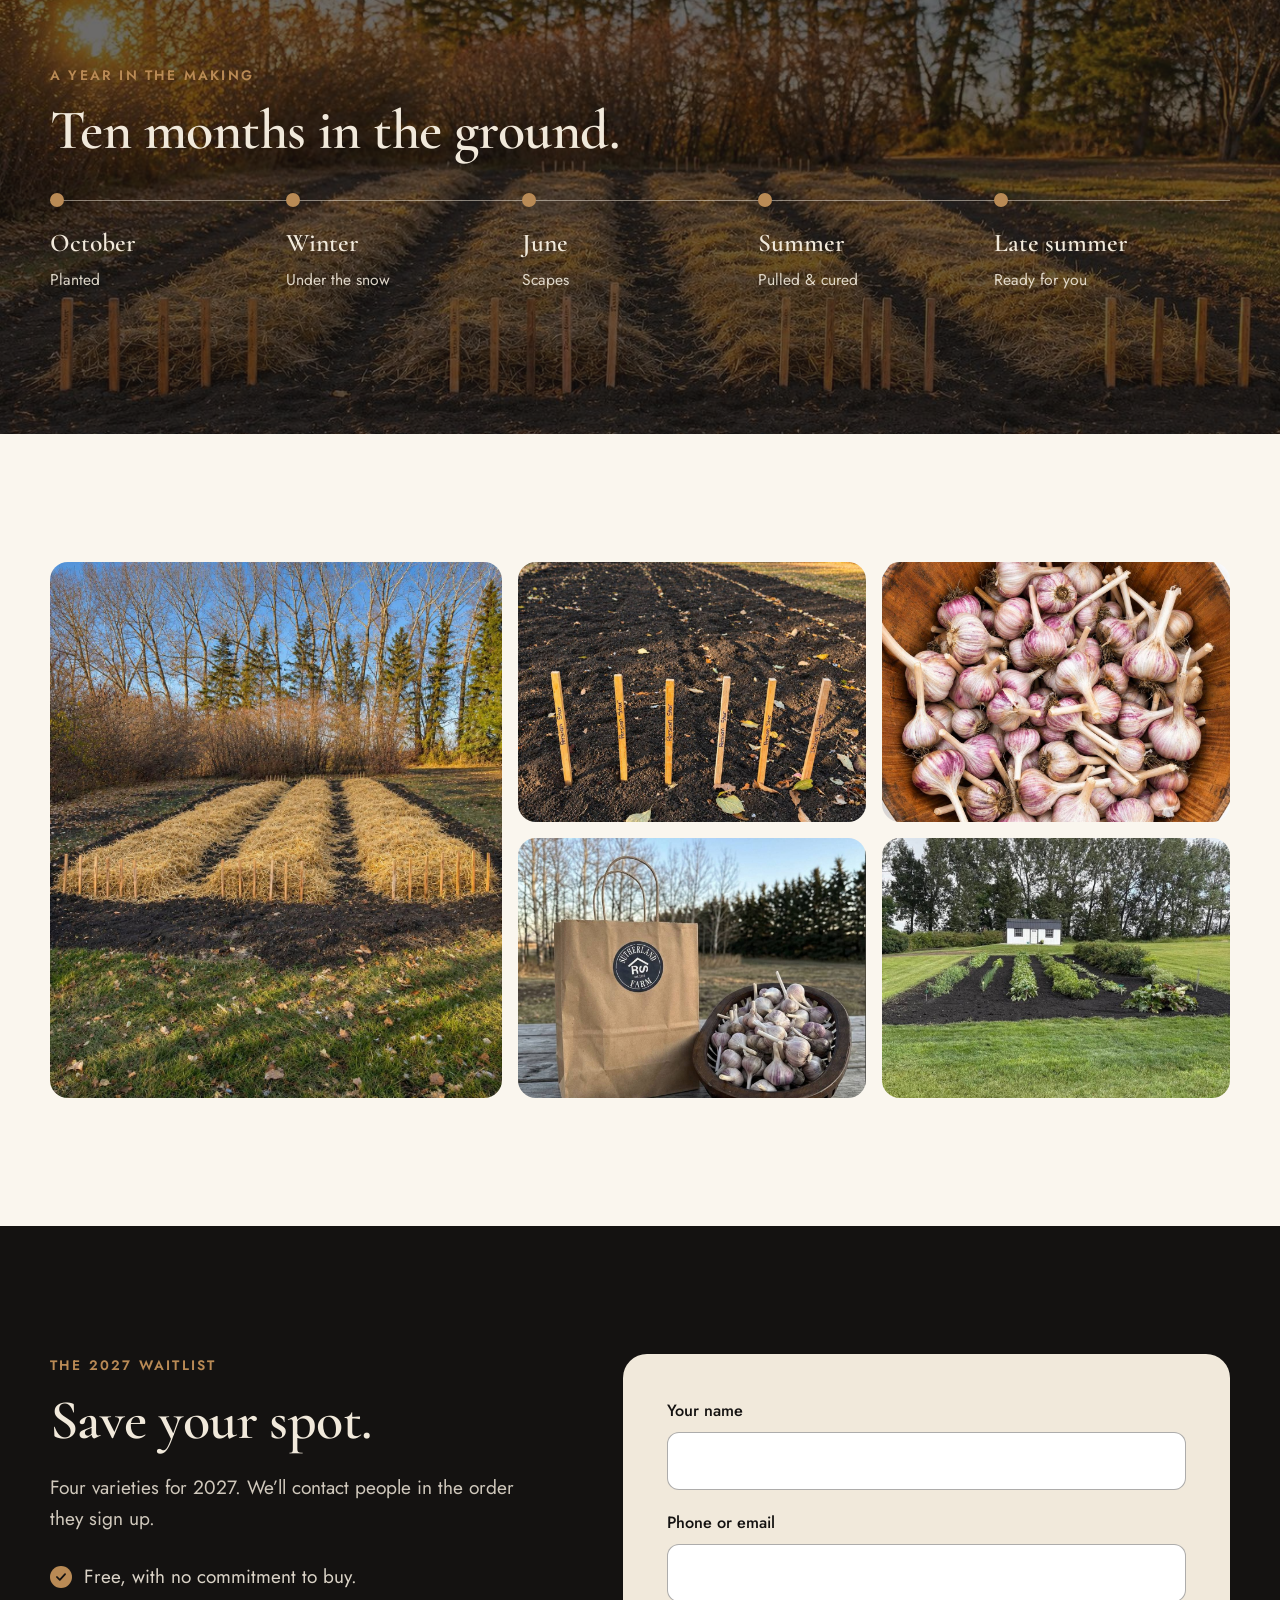
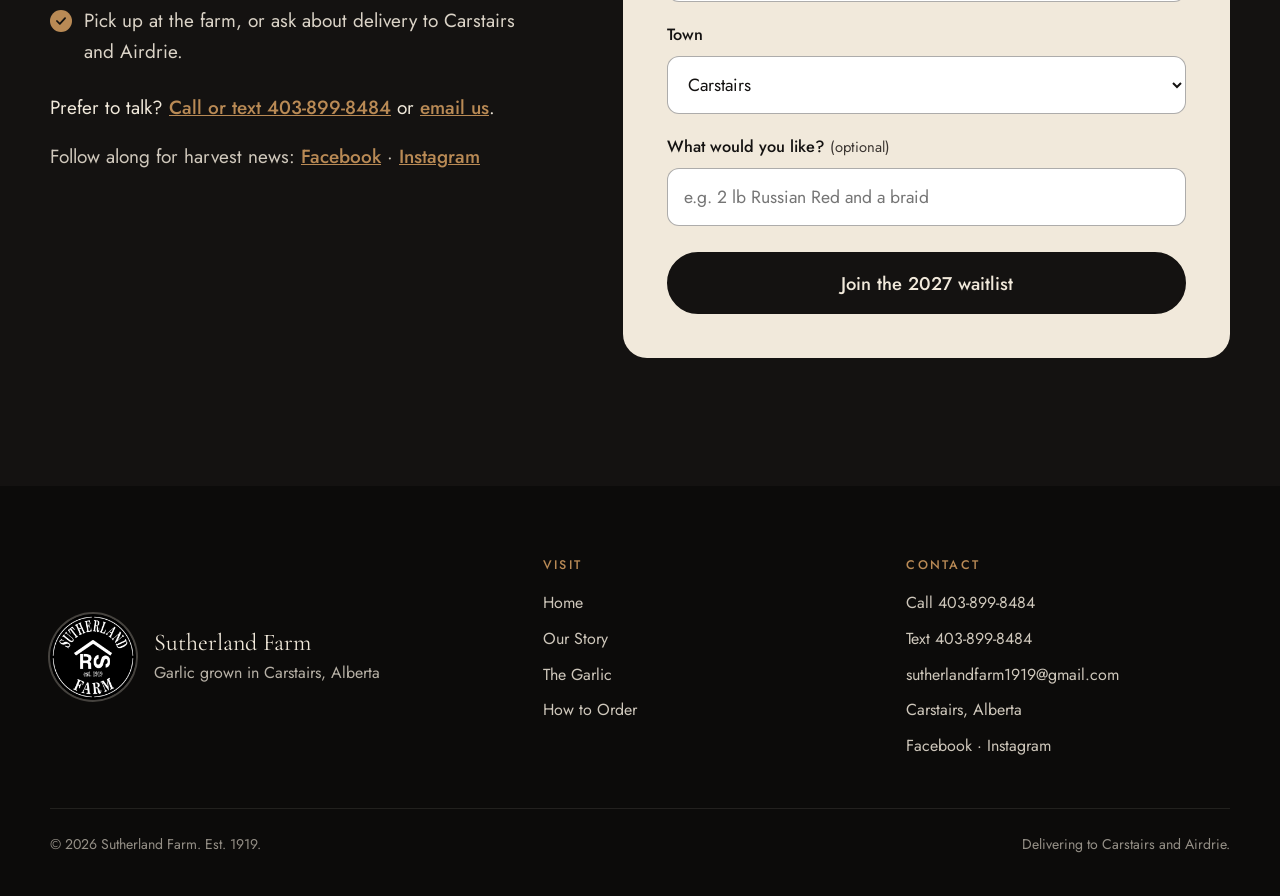
<file: our-story.html>
<!DOCTYPE html>
<html lang="en-CA">
<head>
<meta charset="utf-8">
<meta name="viewport" content="width=device-width, initial-scale=1">
<title>Our Story | Sutherland Farm</title>
<meta name="description" content="Sutherland Farm has been part of Carstairs, Alberta since 1919. Today we grow garlic by hand.">
<meta property="og:title" content="Our Story | Sutherland Farm">
<meta property="og:description" content="Sutherland Farm has been part of Carstairs, Alberta since 1919. Today we grow garlic by hand.">
<meta property="og:type" content="website">
<meta property="og:image" content="images/bag-field.jpg">
<meta name="theme-color" content="#141211">
<link rel="icon" type="image/png" href="images/favicon.png">
<link rel="apple-touch-icon" href="images/favicon.png">
<link rel="preconnect" href="https://fonts.googleapis.com">
<link rel="preconnect" href="https://fonts.gstatic.com" crossorigin>
<link href="https://fonts.googleapis.com/css2?family=Cormorant+Garamond:ital,wght@0,500;0,600;1,500&family=Jost:wght@300;400;500;600&display=swap" rel="stylesheet">
<link rel="stylesheet" href="css/style.css">
</head>
<body>
<a class="skip" href="#main">Skip to content</a>
<div class="notice">Our 2026 garlic is sold out. <a href="#waitlist">Join the 2027 waitlist</a></div>
<header class="site-header">
  <div class="wrap header-in">
    <a class="brand" href="index.html" aria-label="Sutherland Farm, home">
      <img src="images/logo.png" alt="" width="64" height="64">
      <span class="brand-name">Sutherland Farm<small>Carstairs, Alberta</small></span>
    </a>
    <button class="menu-btn" aria-expanded="false" aria-controls="site-nav"><span></span><b>Menu</b></button>
    <nav class="nav" id="site-nav" aria-label="Main">
      <a href="index.html">Home</a><a href="our-story.html" aria-current="page">Our Story</a><a href="the-garlic.html">The Garlic</a><a href="how-to-order.html">How to Order</a>
      <a class="btn btn-primary" href="#waitlist">Join the waitlist</a>
    </nav>
  </div>
</header>
<main id="main">

<section class="page-hero">
  <img src="images/field-planting.jpg" alt="">
  <div class="wrap">
    <span class="eyebrow">Our story</span>
    <h1>A family farm<br>since 1919.</h1>
  </div>
</section>

<section class="section">
  <div class="wrap split">
    <div class="split-img"><img src="images/planting.jpg" alt="Planting garlic cloves by hand in the fall" loading="lazy"></div>
    <div>
      <span class="eyebrow">How we grow</span>
      <h2>Small rows, done by hand.</h2>
      <p class="lead">Every clove is planted by hand in the fall and pulled by hand the next summer.</p>
      <p>We keep things small on purpose, so we can look after every row ourselves.</p>
    </div>
  </div>
</section>

<section class="season">
  <img src="images/field-sunset.jpg" alt="" loading="lazy">
  <div class="wrap">
    <span class="eyebrow">A year in the making</span>
    <h2>Ten months in the ground.</h2>
    <ol class="timeline">
      <li><b>October</b><span>Planted</span></li>
      <li><b>Winter</b><span>Under the snow</span></li>
      <li><b>June</b><span>Scapes</span></li>
      <li><b>Summer</b><span>Pulled &amp; cured</span></li>
      <li><b>Late summer</b><span>Ready for you</span></li>
    </ol>
  </div>
</section>

<section class="section section-paper">
  <div class="wrap">
    <div class="gallery">
      <figure><img src="images/field-rows.jpg" alt="Garlic rows covered in straw for the winter" loading="lazy"></figure>
      <figure><img src="images/stakes.jpg" alt="Wooden stakes marking planted rows" loading="lazy"></figure>
      <figure><img src="images/bowl-top.jpg" alt="A bowl of harvested garlic" loading="lazy"></figure>
      <figure><img src="images/bag-outdoors.jpg" alt="A Sutherland Farm bag and bowl of garlic outdoors" loading="lazy"></figure>
      <figure><img src="images/farm-yard.jpg" alt="The farm garden and shed" loading="lazy"></figure>
    </div>
  </div>
</section>

<section class="section waitlist" id="waitlist">
  <div class="wrap waitlist-grid">
    <div>
      <span class="eyebrow">The 2027 waitlist</span>
      <h2>Save your spot.</h2>
      <p class="lead">Four varieties for 2027. We’ll contact people in the order they sign up.</p>
      <ul class="waitlist-promise">
        <li>Free, with no commitment to buy.</li>
        <li>Pick up at the farm, or ask about delivery to Carstairs and Airdrie.</li>
      </ul>
      <p class="waitlist-call">Prefer to talk? <a href="&#116;&#101;&#108;&#58;&#43;&#49;&#52;&#48;&#51;&#56;&#57;&#57;&#56;&#52;&#56;&#52;">Call or text &#52;&#48;&#51;&#45;&#56;&#57;&#57;&#45;&#56;&#52;&#56;&#52;</a> or <a href="&#109;&#97;&#105;&#108;&#116;&#111;&#58;&#115;&#117;&#116;&#104;&#101;&#114;&#108;&#97;&#110;&#100;&#102;&#97;&#114;&#109;&#49;&#57;&#49;&#57;&#64;&#103;&#109;&#97;&#105;&#108;&#46;&#99;&#111;&#109;">email us</a>.</p>
      <p class="waitlist-follow">Follow along for harvest news: <a href="https://www.facebook.com/share/1CmYCSbVEL/" target="_blank" rel="noopener">Facebook</a> · <a href="https://www.instagram.com/sutherlandfarm_1919/" target="_blank" rel="noopener">Instagram</a></p>
    </div>
    <div class="form-card">
      <form class="waitlist-form" novalidate>
        <div class="form-error" role="alert"></div>
        <div class="field">
          <label for="wl-name-2">Your name</label>
          <input id="wl-name-2" name="name" autocomplete="name" required>
        </div>
        <div class="field">
          <label for="wl-contact-2">Phone or email</label>
          <input id="wl-contact-2" name="contact" autocomplete="tel" required>
        </div>
        <div class="field">
          <label for="wl-town-2">Town</label>
          <select id="wl-town-2" name="town">
            <option>Carstairs</option>
            <option>Airdrie</option>
            <option>Somewhere else</option>
          </select>
        </div>
        <div class="field">
          <label for="wl-notes-2">What would you like? <span class="hint">(optional)</span></label>
          <input id="wl-notes-2" name="notes" placeholder="e.g. 2 lb Russian Red and a braid">
        </div>
        <button class="btn btn-primary" type="submit">Join the 2027 waitlist</button>
      </form>
      <div class="form-success" role="status">
        <div class="tick"><svg viewBox="0 0 24 24" fill="none" stroke="currentColor" stroke-width="2.6" stroke-linecap="round" stroke-linejoin="round"><path d="M5 12l5 5 9-10"/></svg></div>
        <h3>You’re on the list, <span data-first></span>.</h3>
        <p>We’ll be in touch when the 2027 garlic is ready.</p>
      </div>
    </div>
  </div>
</section>
</main>
<footer class="site-footer">
  <div class="wrap">
    <div class="footer-grid">
      <div class="footer-brand">
        <img src="images/logo.png" alt="Sutherland Farm logo" width="86" height="86">
        <p>Sutherland Farm<br><span style="font-family:var(--text);font-size:1rem;opacity:.75">Garlic grown in Carstairs, Alberta</span></p>
      </div>
      <div>
        <h4>Visit</h4>
        <ul>
          <li><a href="index.html">Home</a></li>
          <li><a href="our-story.html">Our Story</a></li>
          <li><a href="the-garlic.html">The Garlic</a></li>
          <li><a href="how-to-order.html">How to Order</a></li>
        </ul>
      </div>
      <div>
        <h4>Contact</h4>
        <ul>
          <li><a href="&#116;&#101;&#108;&#58;&#43;&#49;&#52;&#48;&#51;&#56;&#57;&#57;&#56;&#52;&#56;&#52;">Call &#52;&#48;&#51;&#45;&#56;&#57;&#57;&#45;&#56;&#52;&#56;&#52;</a></li>
          <li><a href="&#115;&#109;&#115;&#58;&#43;&#49;&#52;&#48;&#51;&#56;&#57;&#57;&#56;&#52;&#56;&#52;">Text &#52;&#48;&#51;&#45;&#56;&#57;&#57;&#45;&#56;&#52;&#56;&#52;</a></li>
          <li><a href="&#109;&#97;&#105;&#108;&#116;&#111;&#58;&#115;&#117;&#116;&#104;&#101;&#114;&#108;&#97;&#110;&#100;&#102;&#97;&#114;&#109;&#49;&#57;&#49;&#57;&#64;&#103;&#109;&#97;&#105;&#108;&#46;&#99;&#111;&#109;">&#115;&#117;&#116;&#104;&#101;&#114;&#108;&#97;&#110;&#100;&#102;&#97;&#114;&#109;&#49;&#57;&#49;&#57;&#64;&#103;&#109;&#97;&#105;&#108;&#46;&#99;&#111;&#109;</a></li>
          <li>Carstairs, Alberta</li>
          <li><a href="https://www.facebook.com/share/1CmYCSbVEL/" target="_blank" rel="noopener" data-social="facebook">Facebook</a> · <a href="https://www.instagram.com/sutherlandfarm_1919/" target="_blank" rel="noopener" data-social="instagram">Instagram</a></li>
        </ul>
      </div>
    </div>
    <div class="footer-base">
      <span>© <span data-year>2026</span> Sutherland Farm. Est. 1919.</span>
      <span>Delivering to Carstairs and Airdrie.</span>
    </div>
  </div>
</footer>
<div class="action-bar">
  <a class="btn btn-light" href="&#116;&#101;&#108;&#58;&#43;&#49;&#52;&#48;&#51;&#56;&#57;&#57;&#56;&#52;&#56;&#52;"><svg viewBox="0 0 24 24" fill="none" stroke="currentColor" stroke-width="2" stroke-linecap="round" stroke-linejoin="round" aria-hidden="true"><path d="M22 16.9v3a2 2 0 0 1-2.2 2 19.8 19.8 0 0 1-8.6-3.1 19.5 19.5 0 0 1-6-6A19.8 19.8 0 0 1 2.1 4.2 2 2 0 0 1 4.1 2h3a2 2 0 0 1 2 1.7c.1.9.4 1.8.7 2.7a2 2 0 0 1-.5 2.1L8 9.8a16 16 0 0 0 6 6l1.3-1.3a2 2 0 0 1 2.1-.4c.9.3 1.8.6 2.7.7a2 2 0 0 1 1.7 2z"/></svg> Call</a>
  <a class="btn btn-primary" href="#waitlist" style="border-color:var(--kraft);background:var(--kraft);color:var(--ink)">Join the waitlist</a>
</div>
<script src="js/main.js"></script>
</body>
</html>
</file>
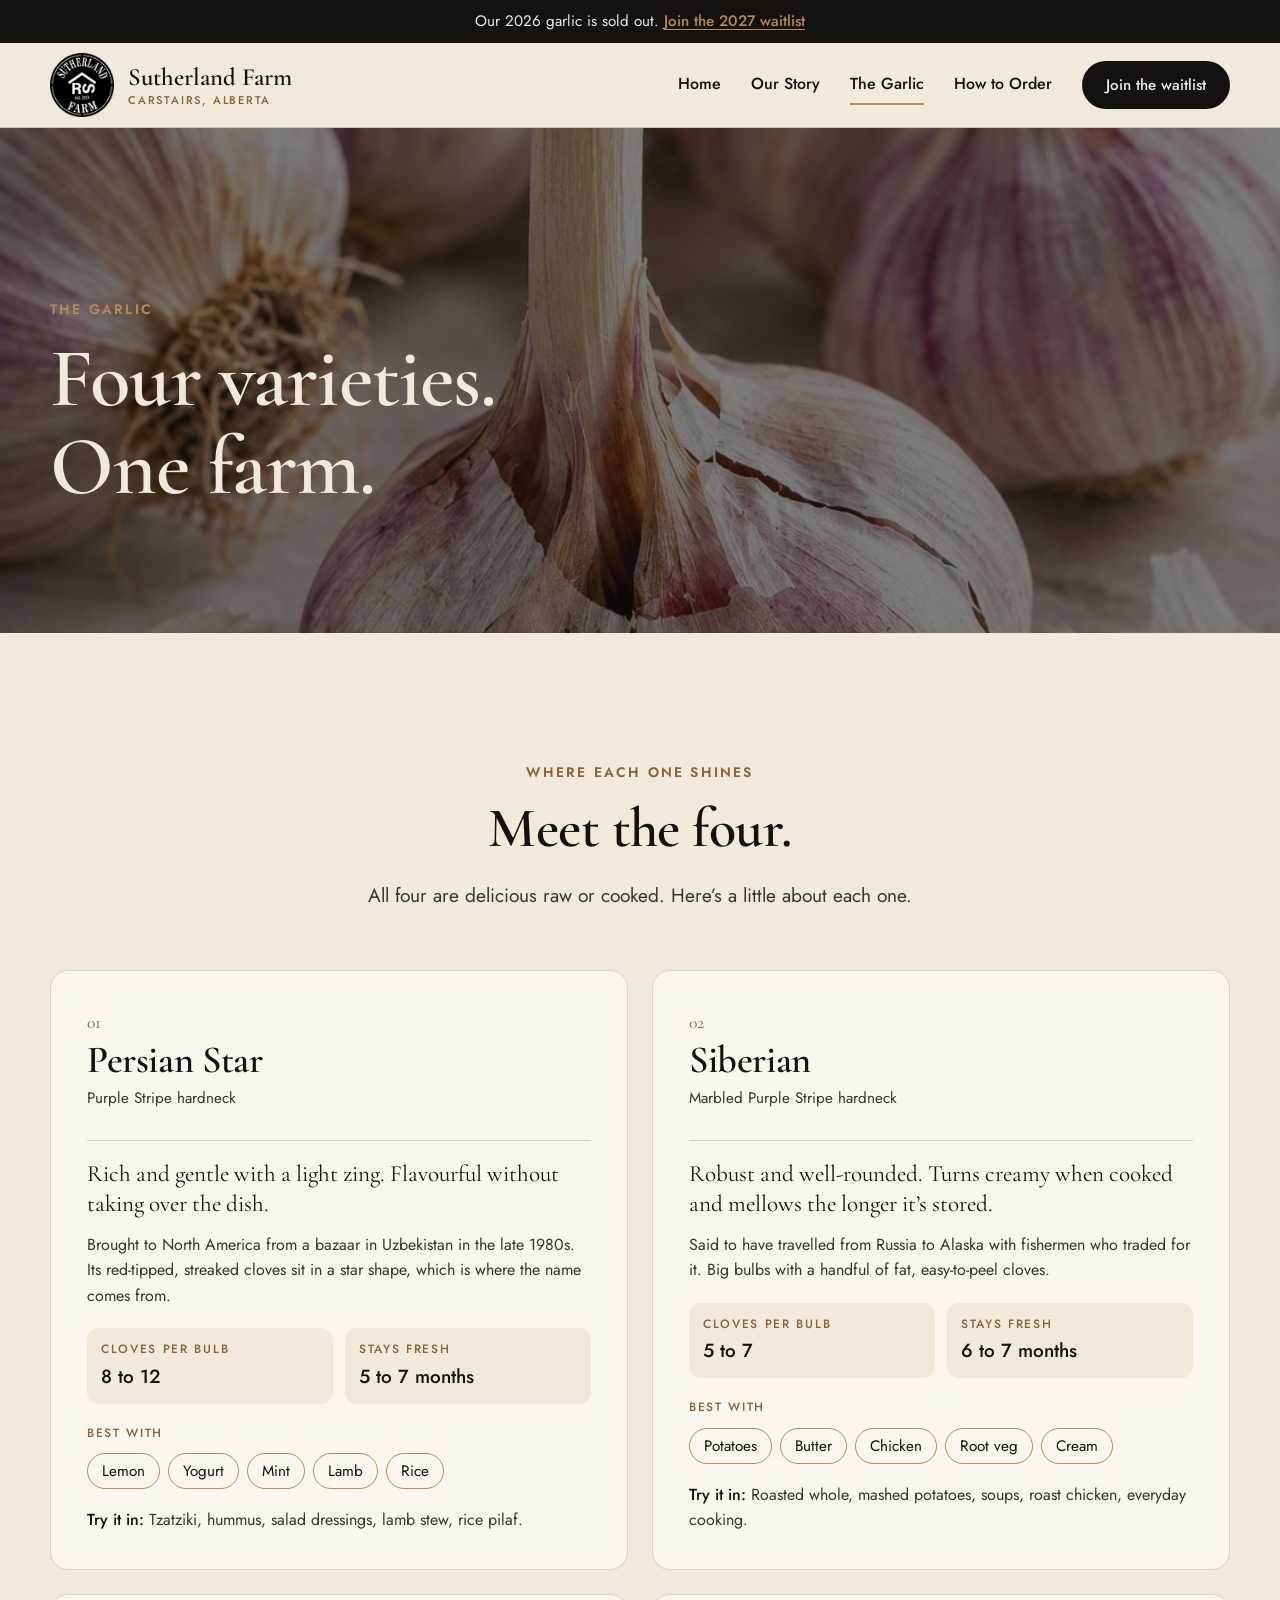
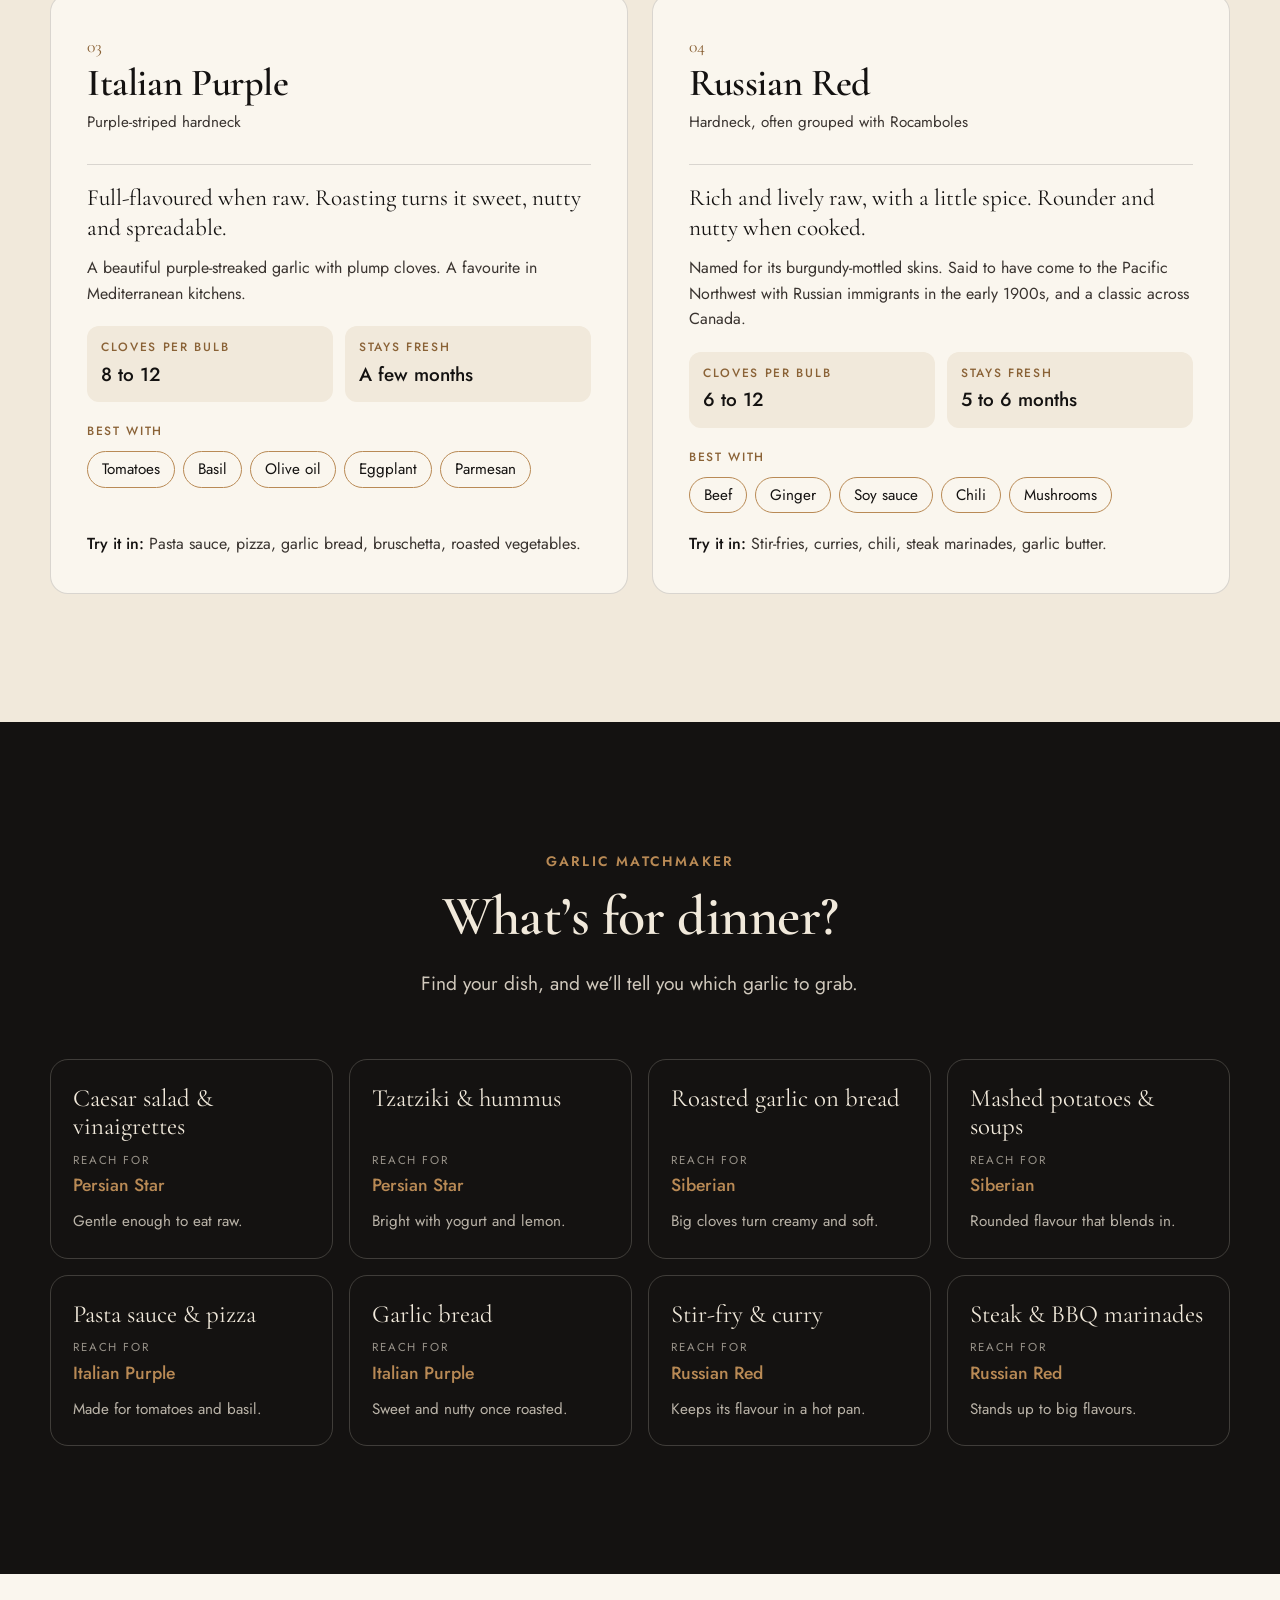
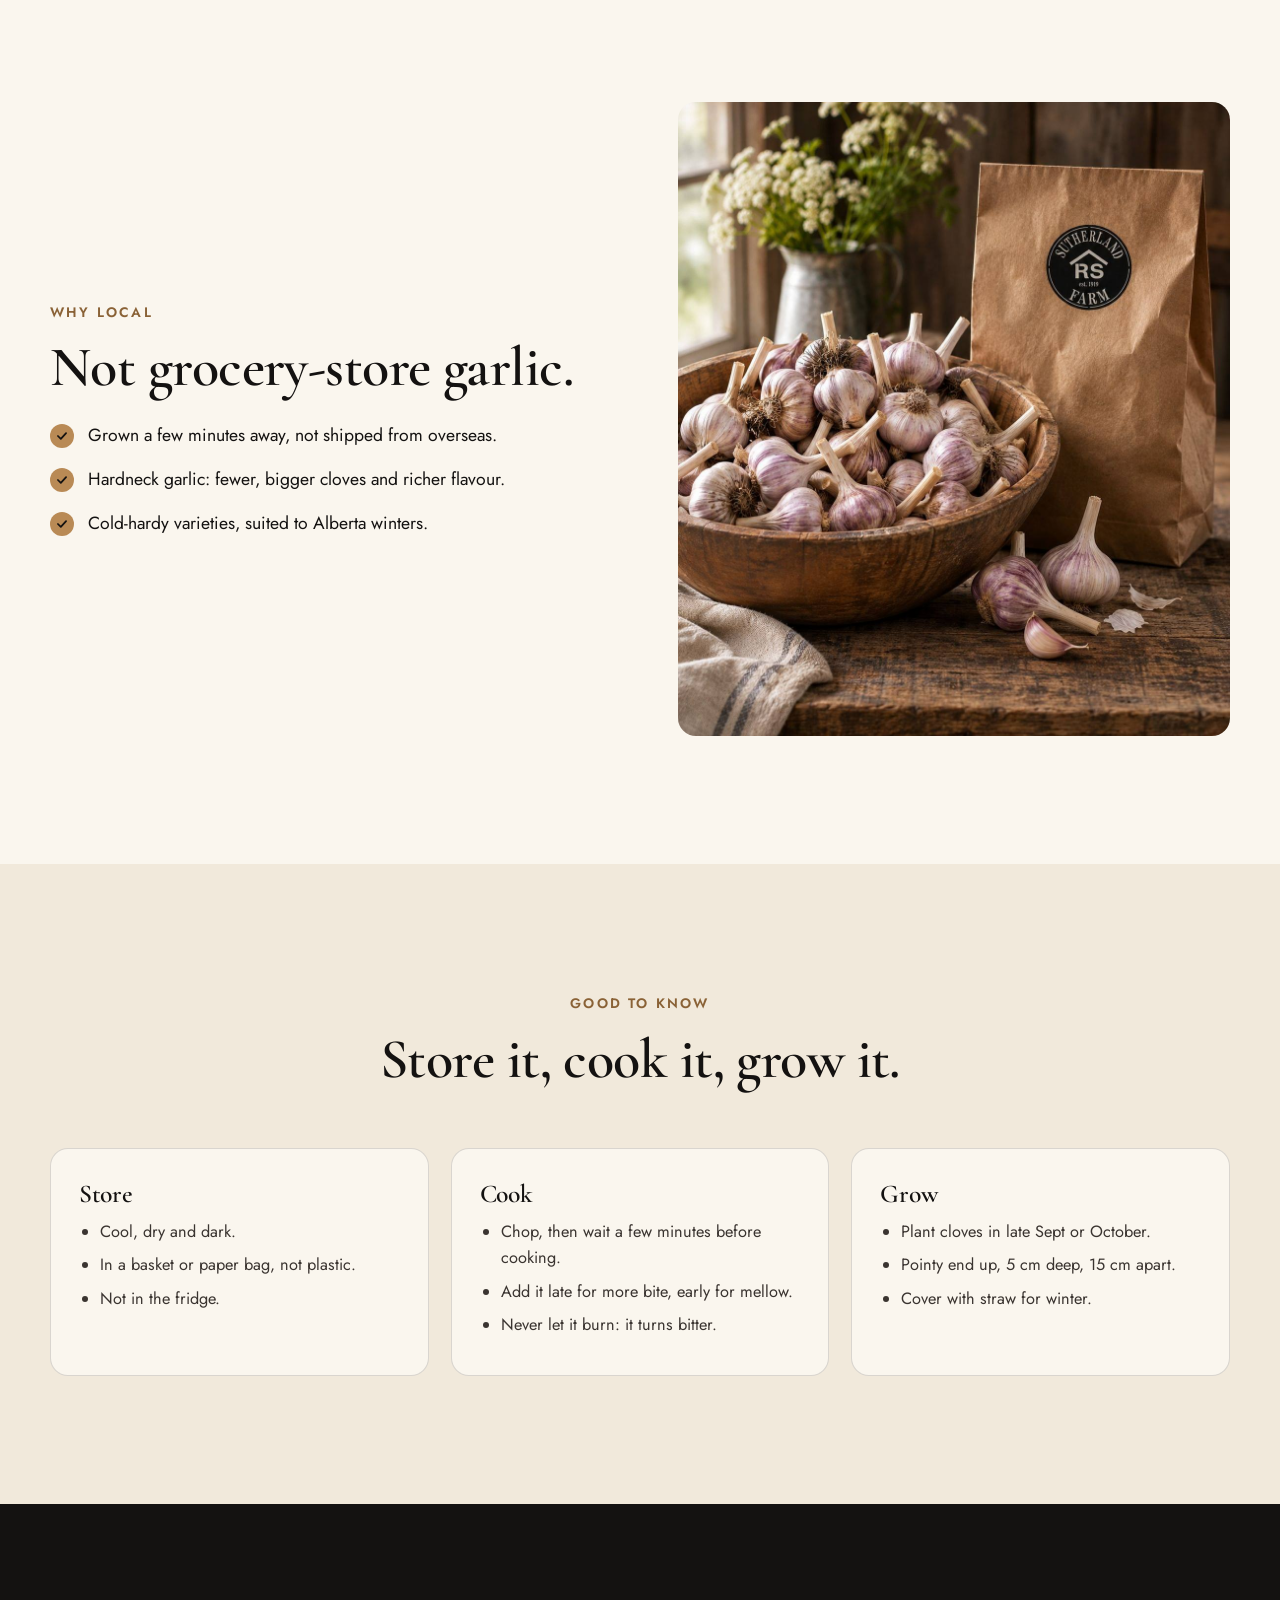
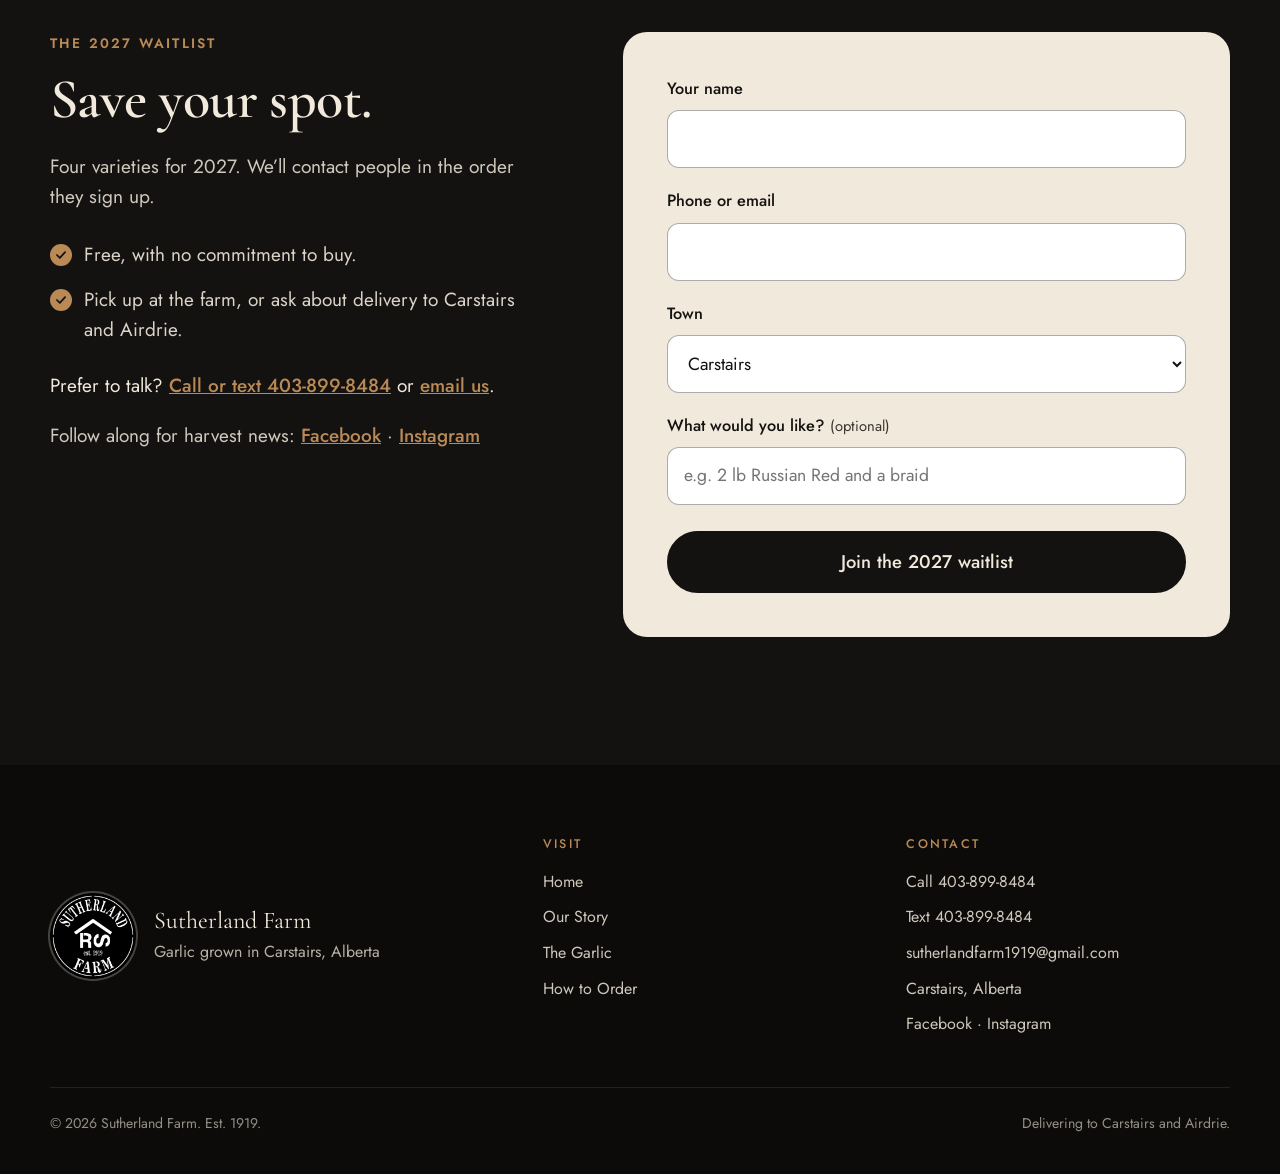
<file: the-garlic.html>
<!DOCTYPE html>
<html lang="en-CA">
<head>
<meta charset="utf-8">
<meta name="viewport" content="width=device-width, initial-scale=1">
<title>The Garlic | Sutherland Farm</title>
<meta name="description" content="Persian Star, Siberian, Italian Purple and Russian Red garlic: what each tastes like and what to cook with it.">
<meta property="og:title" content="The Garlic | Sutherland Farm">
<meta property="og:description" content="Persian Star, Siberian, Italian Purple and Russian Red garlic: what each tastes like and what to cook with it.">
<meta property="og:type" content="website">
<meta property="og:image" content="images/bag-field.jpg">
<meta name="theme-color" content="#141211">
<link rel="icon" type="image/png" href="images/favicon.png">
<link rel="apple-touch-icon" href="images/favicon.png">
<link rel="preconnect" href="https://fonts.googleapis.com">
<link rel="preconnect" href="https://fonts.gstatic.com" crossorigin>
<link href="https://fonts.googleapis.com/css2?family=Cormorant+Garamond:ital,wght@0,500;0,600;1,500&family=Jost:wght@300;400;500;600&display=swap" rel="stylesheet">
<link rel="stylesheet" href="css/style.css">
</head>
<body>
<a class="skip" href="#main">Skip to content</a>
<div class="notice">Our 2026 garlic is sold out. <a href="#waitlist">Join the 2027 waitlist</a></div>
<header class="site-header">
  <div class="wrap header-in">
    <a class="brand" href="index.html" aria-label="Sutherland Farm, home">
      <img src="images/logo.png" alt="" width="64" height="64">
      <span class="brand-name">Sutherland Farm<small>Carstairs, Alberta</small></span>
    </a>
    <button class="menu-btn" aria-expanded="false" aria-controls="site-nav"><span></span><b>Menu</b></button>
    <nav class="nav" id="site-nav" aria-label="Main">
      <a href="index.html">Home</a><a href="our-story.html">Our Story</a><a href="the-garlic.html" aria-current="page">The Garlic</a><a href="how-to-order.html">How to Order</a>
      <a class="btn btn-primary" href="#waitlist">Join the waitlist</a>
    </nav>
  </div>
</header>
<main id="main">

<section class="page-hero">
  <img src="images/bulbs-closeup.jpg" alt="">
  <div class="wrap">
    <span class="eyebrow">The garlic</span>
    <h1>Four varieties.<br>One farm.</h1>
  </div>
</section>

<section class="section">
  <div class="wrap">
    <div class="section-head center">
      <span class="eyebrow">Where each one shines</span>
      <h2>Meet the four.</h2>
      <p class="lead">All four are delicious raw or cooked. Here’s a little about each one.</p>
    </div>
    <div class="profiles"><article class="profile">
        <header>
          <span class="variety-num">01</span>
          <h3>Persian Star</h3>
          <p class="profile-type">Purple Stripe hardneck</p>
        </header>
        <p class="profile-taste">Rich and gentle with a light zing. Flavourful without taking over the dish.</p>
        <p class="profile-story">Brought to North America from a bazaar in Uzbekistan in the late 1980s. Its red-tipped, streaked cloves sit in a star shape, which is where the name comes from.</p>
        <dl class="profile-facts"><div><dt>Cloves per bulb</dt><dd>8 to 12</dd></div><div><dt>Stays fresh</dt><dd>5 to 7 months</dd></div></dl>
        <p class="profile-label">Best with</p>
        <ul class="chips"><li>Lemon</li><li>Yogurt</li><li>Mint</li><li>Lamb</li><li>Rice</li></ul>
        <p class="profile-try"><b>Try it in:</b> Tzatziki, hummus, salad dressings, lamb stew, rice pilaf.</p>
      </article><article class="profile">
        <header>
          <span class="variety-num">02</span>
          <h3>Siberian</h3>
          <p class="profile-type">Marbled Purple Stripe hardneck</p>
        </header>
        <p class="profile-taste">Robust and well-rounded. Turns creamy when cooked and mellows the longer it’s stored.</p>
        <p class="profile-story">Said to have travelled from Russia to Alaska with fishermen who traded for it. Big bulbs with a handful of fat, easy-to-peel cloves.</p>
        <dl class="profile-facts"><div><dt>Cloves per bulb</dt><dd>5 to 7</dd></div><div><dt>Stays fresh</dt><dd>6 to 7 months</dd></div></dl>
        <p class="profile-label">Best with</p>
        <ul class="chips"><li>Potatoes</li><li>Butter</li><li>Chicken</li><li>Root veg</li><li>Cream</li></ul>
        <p class="profile-try"><b>Try it in:</b> Roasted whole, mashed potatoes, soups, roast chicken, everyday cooking.</p>
      </article><article class="profile">
        <header>
          <span class="variety-num">03</span>
          <h3>Italian Purple</h3>
          <p class="profile-type">Purple-striped hardneck</p>
        </header>
        <p class="profile-taste">Full-flavoured when raw. Roasting turns it sweet, nutty and spreadable.</p>
        <p class="profile-story">A beautiful purple-streaked garlic with plump cloves. A favourite in Mediterranean kitchens.</p>
        <dl class="profile-facts"><div><dt>Cloves per bulb</dt><dd>8 to 12</dd></div><div><dt>Stays fresh</dt><dd>A few months</dd></div></dl>
        <p class="profile-label">Best with</p>
        <ul class="chips"><li>Tomatoes</li><li>Basil</li><li>Olive oil</li><li>Eggplant</li><li>Parmesan</li></ul>
        <p class="profile-try"><b>Try it in:</b> Pasta sauce, pizza, garlic bread, bruschetta, roasted vegetables.</p>
      </article><article class="profile">
        <header>
          <span class="variety-num">04</span>
          <h3>Russian Red</h3>
          <p class="profile-type">Hardneck, often grouped with Rocamboles</p>
        </header>
        <p class="profile-taste">Rich and lively raw, with a little spice. Rounder and nutty when cooked.</p>
        <p class="profile-story">Named for its burgundy-mottled skins. Said to have come to the Pacific Northwest with Russian immigrants in the early 1900s, and a classic across Canada.</p>
        <dl class="profile-facts"><div><dt>Cloves per bulb</dt><dd>6 to 12</dd></div><div><dt>Stays fresh</dt><dd>5 to 6 months</dd></div></dl>
        <p class="profile-label">Best with</p>
        <ul class="chips"><li>Beef</li><li>Ginger</li><li>Soy sauce</li><li>Chili</li><li>Mushrooms</li></ul>
        <p class="profile-try"><b>Try it in:</b> Stir-fries, curries, chili, steak marinades, garlic butter.</p>
      </article></div>
  </div>
</section>

<section class="section section-dark">
  <div class="wrap">
    <div class="section-head center">
      <span class="eyebrow">Garlic matchmaker</span>
      <h2>What’s for dinner?</h2>
      <p class="lead">Find your dish, and we’ll tell you which garlic to grab.</p>
    </div>
    <div class="matches"><div class="match"><p class="match-dish">Caesar salad &amp; vinaigrettes</p><p class="match-pick"><span>Reach for</span> Persian Star</p><p class="match-why">Gentle enough to eat raw.</p></div><div class="match"><p class="match-dish">Tzatziki &amp; hummus</p><p class="match-pick"><span>Reach for</span> Persian Star</p><p class="match-why">Bright with yogurt and lemon.</p></div><div class="match"><p class="match-dish">Roasted garlic on bread</p><p class="match-pick"><span>Reach for</span> Siberian</p><p class="match-why">Big cloves turn creamy and soft.</p></div><div class="match"><p class="match-dish">Mashed potatoes &amp; soups</p><p class="match-pick"><span>Reach for</span> Siberian</p><p class="match-why">Rounded flavour that blends in.</p></div><div class="match"><p class="match-dish">Pasta sauce &amp; pizza</p><p class="match-pick"><span>Reach for</span> Italian Purple</p><p class="match-why">Made for tomatoes and basil.</p></div><div class="match"><p class="match-dish">Garlic bread</p><p class="match-pick"><span>Reach for</span> Italian Purple</p><p class="match-why">Sweet and nutty once roasted.</p></div><div class="match"><p class="match-dish">Stir-fry &amp; curry</p><p class="match-pick"><span>Reach for</span> Russian Red</p><p class="match-why">Keeps its flavour in a hot pan.</p></div><div class="match"><p class="match-dish">Steak &amp; BBQ marinades</p><p class="match-pick"><span>Reach for</span> Russian Red</p><p class="match-why">Stands up to big flavours.</p></div></div>
  </div>
</section>

<section class="section section-paper">
  <div class="wrap split flip">
    <div class="split-img"><img src="images/bowl-rustic.jpg" alt="A rustic bowl of garlic" loading="lazy"></div>
    <div>
      <span class="eyebrow">Why local</span>
      <h2>Not grocery-store garlic.</h2>
      <ul class="ticks">
        <li>Grown a few minutes away, not shipped from overseas.</li>
        <li>Hardneck garlic: fewer, bigger cloves and richer flavour.</li>
        <li>Cold-hardy varieties, suited to Alberta winters.</li>
      </ul>
    </div>
  </div>
</section>

<section class="section">
  <div class="wrap">
    <div class="section-head center">
      <span class="eyebrow">Good to know</span>
      <h2>Store it, cook it, grow it.</h2>
    </div>
    <div class="cards">
      <div class="card"><h3>Store</h3><ul><li>Cool, dry and dark.</li><li>In a basket or paper bag, not plastic.</li><li>Not in the fridge.</li></ul></div>
      <div class="card"><h3>Cook</h3><ul><li>Chop, then wait a few minutes before cooking.</li><li>Add it late for more bite, early for mellow.</li><li>Never let it burn: it turns bitter.</li></ul></div>
      <div class="card"><h3>Grow</h3><ul><li>Plant cloves in late Sept or October.</li><li>Pointy end up, 5 cm deep, 15 cm apart.</li><li>Cover with straw for winter.</li></ul></div>
    </div>
  </div>
</section>

<section class="section waitlist" id="waitlist">
  <div class="wrap waitlist-grid">
    <div>
      <span class="eyebrow">The 2027 waitlist</span>
      <h2>Save your spot.</h2>
      <p class="lead">Four varieties for 2027. We’ll contact people in the order they sign up.</p>
      <ul class="waitlist-promise">
        <li>Free, with no commitment to buy.</li>
        <li>Pick up at the farm, or ask about delivery to Carstairs and Airdrie.</li>
      </ul>
      <p class="waitlist-call">Prefer to talk? <a href="&#116;&#101;&#108;&#58;&#43;&#49;&#52;&#48;&#51;&#56;&#57;&#57;&#56;&#52;&#56;&#52;">Call or text &#52;&#48;&#51;&#45;&#56;&#57;&#57;&#45;&#56;&#52;&#56;&#52;</a> or <a href="&#109;&#97;&#105;&#108;&#116;&#111;&#58;&#115;&#117;&#116;&#104;&#101;&#114;&#108;&#97;&#110;&#100;&#102;&#97;&#114;&#109;&#49;&#57;&#49;&#57;&#64;&#103;&#109;&#97;&#105;&#108;&#46;&#99;&#111;&#109;">email us</a>.</p>
      <p class="waitlist-follow">Follow along for harvest news: <a href="https://www.facebook.com/share/1CmYCSbVEL/" target="_blank" rel="noopener">Facebook</a> · <a href="https://www.instagram.com/sutherlandfarm_1919/" target="_blank" rel="noopener">Instagram</a></p>
    </div>
    <div class="form-card">
      <form class="waitlist-form" novalidate>
        <div class="form-error" role="alert"></div>
        <div class="field">
          <label for="wl-name-3">Your name</label>
          <input id="wl-name-3" name="name" autocomplete="name" required>
        </div>
        <div class="field">
          <label for="wl-contact-3">Phone or email</label>
          <input id="wl-contact-3" name="contact" autocomplete="tel" required>
        </div>
        <div class="field">
          <label for="wl-town-3">Town</label>
          <select id="wl-town-3" name="town">
            <option>Carstairs</option>
            <option>Airdrie</option>
            <option>Somewhere else</option>
          </select>
        </div>
        <div class="field">
          <label for="wl-notes-3">What would you like? <span class="hint">(optional)</span></label>
          <input id="wl-notes-3" name="notes" placeholder="e.g. 2 lb Russian Red and a braid">
        </div>
        <button class="btn btn-primary" type="submit">Join the 2027 waitlist</button>
      </form>
      <div class="form-success" role="status">
        <div class="tick"><svg viewBox="0 0 24 24" fill="none" stroke="currentColor" stroke-width="2.6" stroke-linecap="round" stroke-linejoin="round"><path d="M5 12l5 5 9-10"/></svg></div>
        <h3>You’re on the list, <span data-first></span>.</h3>
        <p>We’ll be in touch when the 2027 garlic is ready.</p>
      </div>
    </div>
  </div>
</section>
</main>
<footer class="site-footer">
  <div class="wrap">
    <div class="footer-grid">
      <div class="footer-brand">
        <img src="images/logo.png" alt="Sutherland Farm logo" width="86" height="86">
        <p>Sutherland Farm<br><span style="font-family:var(--text);font-size:1rem;opacity:.75">Garlic grown in Carstairs, Alberta</span></p>
      </div>
      <div>
        <h4>Visit</h4>
        <ul>
          <li><a href="index.html">Home</a></li>
          <li><a href="our-story.html">Our Story</a></li>
          <li><a href="the-garlic.html">The Garlic</a></li>
          <li><a href="how-to-order.html">How to Order</a></li>
        </ul>
      </div>
      <div>
        <h4>Contact</h4>
        <ul>
          <li><a href="&#116;&#101;&#108;&#58;&#43;&#49;&#52;&#48;&#51;&#56;&#57;&#57;&#56;&#52;&#56;&#52;">Call &#52;&#48;&#51;&#45;&#56;&#57;&#57;&#45;&#56;&#52;&#56;&#52;</a></li>
          <li><a href="&#115;&#109;&#115;&#58;&#43;&#49;&#52;&#48;&#51;&#56;&#57;&#57;&#56;&#52;&#56;&#52;">Text &#52;&#48;&#51;&#45;&#56;&#57;&#57;&#45;&#56;&#52;&#56;&#52;</a></li>
          <li><a href="&#109;&#97;&#105;&#108;&#116;&#111;&#58;&#115;&#117;&#116;&#104;&#101;&#114;&#108;&#97;&#110;&#100;&#102;&#97;&#114;&#109;&#49;&#57;&#49;&#57;&#64;&#103;&#109;&#97;&#105;&#108;&#46;&#99;&#111;&#109;">&#115;&#117;&#116;&#104;&#101;&#114;&#108;&#97;&#110;&#100;&#102;&#97;&#114;&#109;&#49;&#57;&#49;&#57;&#64;&#103;&#109;&#97;&#105;&#108;&#46;&#99;&#111;&#109;</a></li>
          <li>Carstairs, Alberta</li>
          <li><a href="https://www.facebook.com/share/1CmYCSbVEL/" target="_blank" rel="noopener" data-social="facebook">Facebook</a> · <a href="https://www.instagram.com/sutherlandfarm_1919/" target="_blank" rel="noopener" data-social="instagram">Instagram</a></li>
        </ul>
      </div>
    </div>
    <div class="footer-base">
      <span>© <span data-year>2026</span> Sutherland Farm. Est. 1919.</span>
      <span>Delivering to Carstairs and Airdrie.</span>
    </div>
  </div>
</footer>
<div class="action-bar">
  <a class="btn btn-light" href="&#116;&#101;&#108;&#58;&#43;&#49;&#52;&#48;&#51;&#56;&#57;&#57;&#56;&#52;&#56;&#52;"><svg viewBox="0 0 24 24" fill="none" stroke="currentColor" stroke-width="2" stroke-linecap="round" stroke-linejoin="round" aria-hidden="true"><path d="M22 16.9v3a2 2 0 0 1-2.2 2 19.8 19.8 0 0 1-8.6-3.1 19.5 19.5 0 0 1-6-6A19.8 19.8 0 0 1 2.1 4.2 2 2 0 0 1 4.1 2h3a2 2 0 0 1 2 1.7c.1.9.4 1.8.7 2.7a2 2 0 0 1-.5 2.1L8 9.8a16 16 0 0 0 6 6l1.3-1.3a2 2 0 0 1 2.1-.4c.9.3 1.8.6 2.7.7a2 2 0 0 1 1.7 2z"/></svg> Call</a>
  <a class="btn btn-primary" href="#waitlist" style="border-color:var(--kraft);background:var(--kraft);color:var(--ink)">Join the waitlist</a>
</div>
<script src="js/main.js"></script>
</body>
</html>
</file>
<file: css/style.css>
/* Sutherland Farm — site styles
   Colours match the logo: near-black, cream and kraft. */
:root {
  --cream: #f1e9db;
  --cream-2: #e8dcc8;
  --paper: #faf6ee;
  --ink: #141211;
  --ink-2: #3a3430;
  --kraft: #b98a55;
  --kraft-dark: #8a6236;
  --line: rgba(20, 18, 17, .14);
  --radius: 18px;
  --max: 1180px;
  --display: "Cormorant Garamond", Georgia, "Times New Roman", serif;
  --text: "Jost", "Helvetica Neue", Arial, sans-serif;
}

*, *::before, *::after { box-sizing: border-box; }
html { -webkit-text-size-adjust: 100%; scroll-behavior: smooth; }
body {
  margin: 0;
  background: var(--cream);
  color: var(--ink);
  font-family: var(--text);
  font-size: 19px;
  line-height: 1.6;
  -webkit-font-smoothing: antialiased;
}
img { max-width: 100%; display: block; }
a { color: inherit; }
:focus-visible { outline: 3px solid var(--kraft-dark); outline-offset: 3px; border-radius: 4px; }

.wrap { width: min(100% - 40px, var(--max)); margin-inline: auto; }
.skip { position: absolute; left: -999px; top: 8px; background: var(--ink); color: var(--cream); padding: 10px 16px; z-index: 100; }
.skip:focus { left: 8px; }

/* ---------- Type ---------- */
h1, h2, h3 { font-family: var(--display); font-weight: 600; line-height: 1.05; margin: 0 0 .4em; letter-spacing: -.01em; }
h1 { font-size: clamp(2.7rem, 7vw, 5.2rem); }
h2 { font-size: clamp(2.2rem, 4.6vw, 3.5rem); }
h3 { font-size: 1.8rem; line-height: 1.15; }
p { margin: 0 0 1em; }
.eyebrow {
  font-family: var(--text); font-size: .86rem; font-weight: 600;
  letter-spacing: .16em; text-transform: uppercase; color: var(--kraft-dark);
  margin-bottom: 1.1em; display: block;
}
.lead { font-size: 1.2rem; color: var(--ink-2); max-width: 34em; }
.center { text-align: center; }
.center .lead { margin-inline: auto; }

/* ---------- Buttons ---------- */
.btn {
  display: inline-flex; align-items: center; justify-content: center; gap: .55em;
  min-height: 58px; padding: 0 28px; border-radius: 999px;
  font-family: var(--text); font-size: 1.05rem; font-weight: 500; text-decoration: none;
  border: 2px solid var(--ink); cursor: pointer; transition: background .2s, color .2s, transform .2s;
}
.btn-primary { background: var(--ink); color: var(--cream); }
.btn-primary:hover { background: var(--kraft-dark); border-color: var(--kraft-dark); }
.btn-ghost { background: transparent; color: var(--ink); }
.btn-ghost:hover { background: var(--ink); color: var(--cream); }
.btn-light { background: var(--cream); color: var(--ink); border-color: var(--cream); }
.btn-light:hover { background: var(--kraft); border-color: var(--kraft); }
.btn svg { width: 20px; height: 20px; flex: none; }
.btn-row { display: flex; flex-wrap: wrap; gap: 14px; }

/* ---------- Announcement bar ---------- */
.notice {
  background: var(--ink); color: var(--cream); text-align: center;
  font-size: .95rem; padding: 11px 20px; line-height: 1.4;
}
.notice a { color: var(--kraft); font-weight: 500; text-underline-offset: 3px; }

/* ---------- Header ---------- */
.site-header { position: sticky; top: 0; z-index: 50; background: rgba(241, 233, 219, .94); backdrop-filter: blur(8px); -webkit-backdrop-filter: blur(8px); border-bottom: 1px solid var(--line); }
.header-in { display: flex; align-items: center; justify-content: space-between; gap: 20px; min-height: 84px; }
.brand { display: flex; align-items: center; gap: 14px; text-decoration: none; }
.brand img { width: 64px; height: 64px; }
.brand-name { font-family: var(--display); font-size: 1.55rem; font-weight: 600; line-height: 1; }
.brand-name small { display: block; font-family: var(--text); font-size: .7rem; letter-spacing: .16em; text-transform: uppercase; color: var(--kraft-dark); margin-top: 5px; font-weight: 500; }
.nav { display: flex; align-items: center; gap: 30px; }
.nav a { text-decoration: none; font-size: 1rem; font-weight: 500; padding: 6px 0; border-bottom: 2px solid transparent; }
.nav a:hover, .nav a[aria-current="page"] { border-color: var(--kraft); }
.nav .btn { min-height: 48px; padding: 0 22px; font-size: .95rem; border-bottom-width: 2px; }
.menu-btn { display: none; }

@media (max-width: 920px) {
  .header-in { min-height: 74px; }
  .brand img { width: 54px; height: 54px; }
  .brand-name { font-size: 1.35rem; }
  .menu-btn {
    display: inline-flex; align-items: center; gap: 8px; min-height: 48px; padding: 0 18px;
    border: 2px solid var(--ink); border-radius: 999px; background: none; font: 500 1rem var(--text); color: var(--ink); cursor: pointer;
  }
  .menu-btn span { display: block; width: 18px; height: 2px; background: currentColor; box-shadow: 0 -6px 0 currentColor, 0 6px 0 currentColor; }
  .nav {
    display: none; position: absolute; left: 0; right: 0; top: 100%;
    flex-direction: column; align-items: stretch; gap: 0; background: var(--cream);
    border-bottom: 1px solid var(--line); padding: 8px 20px 22px; box-shadow: 0 20px 30px rgba(0,0,0,.08);
  }
  .nav.open { display: flex; }
  .nav a { font-size: 1.25rem; padding: 16px 4px; border-bottom: 1px solid var(--line); }
  .nav a[aria-current="page"] { color: var(--kraft-dark); border-color: var(--line); }
  .nav .btn { margin-top: 18px; min-height: 58px; font-size: 1.1rem; border-bottom: 2px solid var(--ink); }
}

/* ---------- Hero ---------- */
.hero { padding: clamp(40px, 7vw, 90px) 0 clamp(50px, 7vw, 100px); overflow: hidden; }
.hero-grid { display: grid; grid-template-columns: 1.05fr .95fr; gap: 40px; align-items: center; }
.hero .lead { margin-bottom: 1.6em; }
.hero-art { position: relative; display: grid; place-items: center; aspect-ratio: 1 / 1; }
.hero-art::before {
  content: ""; position: absolute; inset: 6%; border-radius: 50%;
  border: 1.5px solid var(--kraft); opacity: .55;
}
.hero-art::after {
  content: ""; position: absolute; inset: 14%; border-radius: 50%;
  border: 1px dashed rgba(138, 98, 54, .35);
}
.hero-bulb {
  position: absolute; z-index: 1; left: 50%; top: 15%; height: 70%; width: auto; max-width: none;
  margin-left: -20.6%; /* half the bulb's width at this height (647/1100 × 70% ÷ 2) */
  mix-blend-mode: multiply;
  animation: float 7s ease-in-out infinite; transform-origin: 50% 80%;
}
@keyframes float {
  0%, 100% { transform: translateY(0) rotate(-2.2deg); }
  50% { transform: translateY(-16px) rotate(2.2deg); }
}
.stamp {
  position: absolute; z-index: 2; right: 2%; bottom: 8%;
  width: 132px; height: 132px; border-radius: 50%; background: var(--ink); color: var(--cream);
  display: grid; place-items: center; text-align: center; transform: rotate(-10deg);
  font-family: var(--display); font-size: 1.15rem; line-height: 1.1; padding: 12px;
  box-shadow: 0 10px 30px rgba(0,0,0,.18);
}
.stamp b { display: block; font-size: 1.7rem; color: var(--kraft); }

@media (max-width: 860px) {
  .hero-grid { grid-template-columns: 1fr; gap: 10px; }
  .hero-art { order: -1; width: min(82vw, 420px); margin: 0 auto; }
  .stamp { width: 108px; height: 108px; font-size: .95rem; right: 0; bottom: 4%; }
  .stamp b { font-size: 1.4rem; }
  .hero .btn-row .btn { flex: 1 1 100%; }
}

/* ---------- Page hero (inner pages) ---------- */
.page-hero { position: relative; color: var(--cream); background: var(--ink); overflow: hidden; }
.page-hero img { position: absolute; inset: 0; width: 100%; height: 100%; object-fit: cover; opacity: .45; }
.page-hero .wrap { position: relative; padding: clamp(90px, 14vw, 170px) 0 clamp(50px, 8vw, 90px); }
.page-hero .eyebrow { color: var(--kraft); }
.page-hero .lead { color: rgba(241,233,219,.9); }

/* ---------- Facts strip ---------- */
.facts { background: var(--ink); color: var(--cream); }
.facts ul { list-style: none; margin: 0; padding: 30px 0; display: grid; grid-template-columns: repeat(4, 1fr); gap: 20px; }
.facts li { text-align: center; padding: 6px 10px; border-left: 1px solid rgba(241,233,219,.18); }
.facts li:first-child { border-left: 0; }
.facts b { display: block; font-family: var(--display); font-size: 1.9rem; font-weight: 600; color: var(--kraft); line-height: 1.1; }
.facts span { font-size: .95rem; opacity: .9; }
@media (max-width: 760px) {
  .facts ul { grid-template-columns: 1fr 1fr; gap: 0; padding: 10px 0; }
  .facts li { border-left: 0; padding: 18px 8px; }
  .facts li:nth-child(odd) { border-right: 1px solid rgba(241,233,219,.18); }
  .facts li:nth-child(-n+2) { border-bottom: 1px solid rgba(241,233,219,.18); }
}

/* ---------- Sections ---------- */
.section { padding: clamp(70px, 10vw, 130px) 0; }
.section-paper { background: var(--paper); }
.section-dark { background: var(--ink); color: var(--cream); }
.section-dark .eyebrow { color: var(--kraft); }
.section-dark .lead { color: rgba(241,233,219,.85); }
.section-head { margin-bottom: clamp(36px, 5vw, 60px); }

/* ---------- Products ---------- */
.products { display: grid; grid-template-columns: repeat(3, 1fr); gap: 28px; }
.product { background: var(--paper); border-radius: var(--radius); overflow: hidden; display: flex; flex-direction: column; border: 1px solid var(--line); }
.section-paper .product { background: var(--cream); }
.product-img { aspect-ratio: 4 / 3.4; overflow: hidden; background: var(--cream-2); }
.product-img img { width: 100%; height: 100%; object-fit: cover; transition: transform .8s ease; }
.product:hover .product-img img { transform: scale(1.04); }
.product-body { padding: 24px 26px 28px; display: flex; flex-direction: column; gap: 6px; flex: 1; }
.product h3 { margin: 0; }
.price { font-size: 1.35rem; font-weight: 500; }
.price small { font-size: .95rem; color: var(--ink-2); font-weight: 400; }
.product p { color: var(--ink-2); font-size: 1rem; margin: 4px 0 14px; }
.pill {
  margin-top: auto; align-self: flex-start; display: inline-flex; align-items: center; gap: 8px;
  font-size: .85rem; font-weight: 500; letter-spacing: .04em;
  padding: 7px 14px; border-radius: 999px; background: var(--ink); color: var(--cream);
}
.pill::before { content: ""; width: 8px; height: 8px; border-radius: 50%; background: var(--kraft); }
.products-cta { margin-top: 44px; text-align: center; }
@media (max-width: 900px) {
  .products { grid-template-columns: 1fr; max-width: 520px; margin-inline: auto; }
}

/* ---------- Split (image + text) ---------- */
.split { display: grid; grid-template-columns: 1fr 1fr; gap: clamp(36px, 6vw, 90px); align-items: center; }
.split.flip > :first-child { order: 2; }
.split-img { border-radius: var(--radius); overflow: hidden; aspect-ratio: 4 / 4.6; }
.split-img img { width: 100%; height: 100%; object-fit: cover; }
@media (max-width: 860px) {
  .split { grid-template-columns: 1fr; }
  .split.flip > :first-child { order: 0; }
  .split-img { aspect-ratio: 4 / 3.3; }
}

.points { list-style: none; padding: 0; margin: 26px 0 0; display: grid; gap: 22px; }
.points li { display: grid; grid-template-columns: 48px 1fr; gap: 16px; align-items: start; }
.points .num {
  width: 48px; height: 48px; border-radius: 50%; border: 1.5px solid var(--kraft);
  display: grid; place-items: center; font-family: var(--display); font-size: 1.4rem; font-weight: 600; color: var(--kraft-dark);
}
.section-dark .points .num { color: var(--kraft); }
.points h3 { font-size: 1.5rem; margin: 4px 0 4px; }
.points p { margin: 0; color: var(--ink-2); font-size: 1.02rem; }
.section-dark .points p { color: rgba(241,233,219,.8); }

/* ---------- Steps ---------- */
.steps { display: grid; grid-template-columns: repeat(3, 1fr); gap: 26px; counter-reset: step; }
.step { padding: 30px 28px; border-radius: var(--radius); border: 1px solid rgba(241,233,219,.2); }
.step-num { font-family: var(--display); font-size: 3.2rem; line-height: 1; color: var(--kraft); display: block; margin-bottom: 14px; }
.step h3 { font-size: 1.65rem; }
.step p { margin: 0; color: rgba(241,233,219,.82); font-size: 1.02rem; }
.section:not(.section-dark) .step { border-color: var(--line); background: var(--paper); }
.section:not(.section-dark) .step p { color: var(--ink-2); }
@media (max-width: 860px) { .steps { grid-template-columns: 1fr; } }

/* ---------- Season band ---------- */
.season { position: relative; color: var(--cream); background: var(--ink); overflow: hidden; }
.season > img { position: absolute; inset: 0; width: 100%; height: 100%; object-fit: cover; opacity: .38; }
.season .wrap { position: relative; padding: clamp(80px, 11vw, 140px) 0; }
.season .eyebrow { color: var(--kraft); }
.timeline { list-style: none; padding: 0; margin: 40px 0 0; display: grid; grid-template-columns: repeat(5, 1fr); gap: 0; border-top: 1.5px solid rgba(241,233,219,.5); }
.timeline li { padding: 22px 16px 0 0; position: relative; }
.timeline li::before { content: ""; position: absolute; top: -8px; left: 0; width: 14px; height: 14px; border-radius: 50%; background: var(--kraft); }
.timeline b { display: block; font-family: var(--display); font-size: 1.6rem; font-weight: 600; }
.timeline span { font-size: .98rem; opacity: .9; }
@media (max-width: 860px) {
  .timeline { grid-template-columns: 1fr; border-top: 0; border-left: 1.5px solid rgba(241,233,219,.5); margin-left: 7px; }
  .timeline li { padding: 0 0 26px 28px; }
  .timeline li::before { top: 8px; left: -8px; }
}

/* ---------- Story teaser / gallery ---------- */
.gallery { display: grid; grid-template-columns: 1.3fr 1fr 1fr; grid-auto-rows: 260px; gap: 16px; }
.gallery figure { margin: 0; border-radius: var(--radius); overflow: hidden; }
.gallery figure:first-child { grid-row: span 2; }
.gallery img { width: 100%; height: 100%; object-fit: cover; }
@media (max-width: 760px) {
  .gallery { grid-template-columns: 1fr 1fr; grid-auto-rows: 180px; }
  .gallery figure:first-child { grid-column: span 2; grid-row: span 1; }
}

.quote { font-family: var(--display); font-size: clamp(1.8rem, 3.6vw, 2.6rem); line-height: 1.2; font-style: italic; max-width: 26em; margin: 0 auto; }

/* ---------- Info cards (garlic page) ---------- */
.cards { display: grid; grid-template-columns: repeat(3, 1fr); gap: 22px; }
.card { background: var(--paper); border: 1px solid var(--line); border-radius: var(--radius); padding: 30px 28px; }
.card h3 { font-size: 1.6rem; }
.card p, .card li { color: var(--ink-2); font-size: 1.02rem; }
.card ul { padding-left: 1.1em; margin: 0; }
.card li { margin-bottom: .45em; }
@media (max-width: 860px) { .cards { grid-template-columns: 1fr; } }

.spec { width: 100%; border-collapse: collapse; margin-top: 10px; font-size: 1.05rem; }
.spec th, .spec td { text-align: left; padding: 15px 4px; border-bottom: 1px solid var(--line); vertical-align: top; }
.spec th { font-weight: 500; width: 42%; color: var(--ink-2); }

/* ---------- Price list ---------- */
.price-list { list-style: none; padding: 0; margin: 0; border-top: 1.5px solid var(--ink); }
.price-list li { display: flex; justify-content: space-between; align-items: baseline; gap: 16px; padding: 22px 2px; border-bottom: 1px solid var(--line); }
.price-list .item { font-family: var(--display); font-size: 1.75rem; font-weight: 600; line-height: 1.1; }
.price-list .item small { display: block; font-family: var(--text); font-size: .95rem; font-weight: 400; color: var(--ink-2); margin-top: 4px; }
.price-list .amt { font-size: 1.35rem; font-weight: 500; white-space: nowrap; }

/* ---------- FAQ ---------- */
.faq { max-width: 820px; margin: 0 auto; border-top: 1.5px solid var(--ink); }
.faq details { border-bottom: 1px solid var(--line); }
.faq summary {
  list-style: none; cursor: pointer; padding: 24px 50px 24px 2px; position: relative;
  font-family: var(--display); font-size: 1.6rem; font-weight: 600; line-height: 1.2;
}
.faq summary::-webkit-details-marker { display: none; }
.faq summary::after {
  content: "+"; position: absolute; right: 6px; top: 50%; transform: translateY(-50%);
  font-family: var(--text); font-weight: 300; font-size: 2rem; color: var(--kraft-dark); transition: transform .2s;
}
.faq details[open] summary::after { transform: translateY(-50%) rotate(45deg); }
.faq details p { padding: 0 2px 22px; margin: 0; color: var(--ink-2); max-width: 40em; }

/* ---------- Waitlist ---------- */
.waitlist { background: var(--ink); color: var(--cream); }
.waitlist-grid { display: grid; grid-template-columns: .9fr 1.1fr; gap: clamp(36px, 6vw, 90px); align-items: start; }
.waitlist .eyebrow { color: var(--kraft); }
.waitlist .lead { color: rgba(241,233,219,.85); }
.waitlist-promise { list-style: none; padding: 0; margin: 28px 0 0; display: grid; gap: 14px; }
.waitlist-promise li { display: flex; gap: 12px; align-items: flex-start; color: rgba(241,233,219,.9); }
.waitlist-promise li::before { content: ""; flex: none; width: 22px; height: 22px; margin-top: 4px; border-radius: 50%; background: var(--kraft) url("data:image/svg+xml,%3Csvg xmlns='http://www.w3.org/2000/svg' viewBox='0 0 24 24' fill='none' stroke='%23141211' stroke-width='3' stroke-linecap='round' stroke-linejoin='round'%3E%3Cpath d='M5 12l5 5 9-10'/%3E%3C/svg%3E") center/14px no-repeat; }
.form-card { background: var(--cream); color: var(--ink); border-radius: 24px; padding: clamp(26px, 4vw, 44px); }
.form-card h3 { font-size: 2rem; }
.field { display: grid; gap: 8px; margin-bottom: 20px; }
.field label, .field legend { font-weight: 500; font-size: 1.02rem; padding: 0; }
.field .hint { font-weight: 400; color: var(--ink-2); font-size: .92rem; }
.field input, .field select, .field textarea {
  width: 100%; min-height: 58px; padding: 14px 16px; border-radius: 12px;
  border: 1.5px solid rgba(20,18,17,.35); background: #fff; color: var(--ink);
  font: 400 1.1rem/1.4 var(--text);
}
.field textarea { min-height: 100px; resize: vertical; }
.field input:focus, .field select:focus, .field textarea:focus { outline: none; border-color: var(--ink); box-shadow: 0 0 0 3px rgba(185,138,85,.35); }
.field-row { display: grid; grid-template-columns: 1fr 1fr; gap: 0 16px; }
fieldset.field { border: 0; margin: 0 0 20px; padding: 0; }
.checks { display: grid; grid-template-columns: repeat(3, 1fr); gap: 10px; margin-top: 8px; }
.check { position: relative; }
.check input { position: absolute; opacity: 0; inset: 0; width: 100%; height: 100%; cursor: pointer; margin: 0; }
.check span {
  display: flex; align-items: center; justify-content: center; text-align: center; min-height: 58px; padding: 8px 10px;
  border: 1.5px solid rgba(20,18,17,.35); border-radius: 12px; background: #fff; font-size: 1rem; line-height: 1.2;
}
.check input:checked + span { background: var(--ink); color: var(--cream); border-color: var(--ink); }
.check input:focus-visible + span { outline: 3px solid var(--kraft-dark); outline-offset: 2px; }
.form-card .btn { width: 100%; min-height: 62px; font-size: 1.15rem; margin-top: 6px; }
.form-note { font-size: .9rem; color: var(--ink-2); margin: 14px 0 0; text-align: center; }
.form-error { display: none; background: #fbe9e4; color: #7a2513; border-radius: 10px; padding: 12px 14px; margin-bottom: 18px; font-size: 1rem; }
.form-error.show { display: block; }
.form-success { display: none; text-align: center; padding: 20px 0; }
.form-success.show { display: block; }
.form-success .tick { width: 72px; height: 72px; border-radius: 50%; background: var(--ink); color: var(--kraft); display: grid; place-items: center; margin: 0 auto 18px; }
.form-success .tick svg { width: 34px; height: 34px; }
@media (max-width: 860px) {
  .waitlist-grid { grid-template-columns: 1fr; }
  .field-row { grid-template-columns: 1fr; }
  .checks { grid-template-columns: 1fr; }
}

/* ---------- Contact band ---------- */
.contact-band { display: grid; grid-template-columns: repeat(3, 1fr); gap: 22px; }
.contact-band .card { text-align: center; }
.contact-band b { display: block; font-family: var(--display); font-size: 1.7rem; margin-bottom: 4px; }
.contact-band a { font-size: 1.15rem; font-weight: 500; }
@media (max-width: 860px) { .contact-band { grid-template-columns: 1fr; } }

/* ---------- Footer ---------- */
.site-footer { background: #0c0b0a; color: rgba(241,233,219,.85); padding: 70px 0 40px; font-size: 1rem; }
.footer-grid { display: grid; grid-template-columns: 1.4fr 1fr 1fr; gap: 40px; }
.footer-brand { display: flex; gap: 18px; align-items: center; }
.footer-brand img { width: 86px; height: 86px; box-shadow: 0 0 0 2px rgba(241,233,219,.25); border-radius: 50%; }
.footer-brand p { margin: 0; font-family: var(--display); font-size: 1.5rem; color: var(--cream); line-height: 1.2; }
.site-footer h4 { font-size: .78rem; letter-spacing: .18em; text-transform: uppercase; color: var(--kraft); margin: 0 0 14px; font-weight: 500; }
.site-footer ul { list-style: none; padding: 0; margin: 0; display: grid; gap: 10px; }
.site-footer a { text-decoration: none; }
.site-footer a:hover { color: var(--kraft); }
.footer-base { margin-top: 50px; padding-top: 24px; border-top: 1px solid rgba(241,233,219,.14); font-size: .88rem; opacity: .7; display: flex; justify-content: space-between; flex-wrap: wrap; gap: 10px; }
@media (max-width: 760px) { .footer-grid { grid-template-columns: 1fr; } }

/* ---------- Mobile action bar ---------- */
.action-bar { display: none; }
@media (max-width: 760px) {
  body { font-size: 18px; padding-bottom: 84px; }
  .action-bar {
    display: grid; grid-template-columns: 1fr 1.6fr; gap: 10px;
    position: fixed; left: 0; right: 0; bottom: 0; z-index: 60;
    padding: 10px 12px calc(10px + env(safe-area-inset-bottom));
    background: rgba(20,18,17,.97); box-shadow: 0 -8px 24px rgba(0,0,0,.15);
  }
  .action-bar .btn { min-height: 56px; padding: 0 12px; font-size: 1rem; }
}

@media (prefers-reduced-motion: reduce) {
  html { scroll-behavior: auto; }
  .hero-bulb { animation: none; }
  .product-img img { transition: none; }
}

/* ---------- Varieties ---------- */
.varieties { display: grid; grid-template-columns: repeat(4, 1fr); gap: 18px; }
.variety { background: var(--paper); border: 1px solid var(--line); border-radius: var(--radius); padding: 28px 24px 26px; display: flex; flex-direction: column; }
.section-paper .variety { background: var(--cream); }
.variety-num { font-family: var(--display); font-size: 1.1rem; color: var(--kraft-dark); margin-bottom: 18px; }
.variety h3 { font-size: 1.9rem; margin-bottom: 10px; }
.heat { display: flex; align-items: center; gap: 10px; margin-bottom: 14px; }
.heat .dots { display: inline-flex; gap: 5px; }
.heat i { width: 11px; height: 11px; border-radius: 50%; border: 1.5px solid var(--kraft); }
.heat i.on { background: var(--kraft); }
.heat b { font-size: .82rem; font-weight: 500; letter-spacing: .12em; text-transform: uppercase; color: var(--ink-2); }
.variety p { margin: 0; color: var(--ink-2); font-size: 1rem; line-height: 1.5; }
@media (max-width: 980px) { .varieties { grid-template-columns: 1fr 1fr; } }
@media (max-width: 560px) {
  .varieties { gap: 12px; }
  .variety { padding: 20px 18px; }
  .variety-num { margin-bottom: 10px; }
  .variety h3 { font-size: 1.5rem; }
  .variety p { font-size: .95rem; }
}

.text-link { display: inline-flex; align-items: center; gap: 8px; font-weight: 500; text-decoration: none; border-bottom: 2px solid var(--kraft); padding-bottom: 3px; }
.text-link svg { width: 18px; height: 18px; }

/* ---------- Story band ---------- */
.story-band { position: relative; background: var(--ink); color: var(--cream); overflow: hidden; text-align: center; }
.story-band > img { position: absolute; inset: 0; width: 100%; height: 100%; object-fit: cover; opacity: .45; }
.story-band .wrap { position: relative; padding: clamp(90px, 13vw, 160px) 0; }
.story-band h2 { max-width: 12em; margin: 0 auto 28px; }

.ticks { list-style: none; padding: 0; margin: 24px 0 0; display: grid; gap: 16px; }
.ticks li { display: flex; gap: 14px; align-items: flex-start; font-size: 1.1rem; }
.ticks li::before { content: ""; flex: none; width: 24px; height: 24px; margin-top: 3px; border-radius: 50%; background: var(--kraft) url("data:image/svg+xml,%3Csvg xmlns='http://www.w3.org/2000/svg' viewBox='0 0 24 24' fill='none' stroke='%23141211' stroke-width='3' stroke-linecap='round' stroke-linejoin='round'%3E%3Cpath d='M5 12l5 5 9-10'/%3E%3C/svg%3E") center/14px no-repeat; }

.small-note { margin-top: 20px; color: var(--ink-2); font-size: .95rem; }
.waitlist-call { margin-top: 26px; }
.waitlist-call a { color: var(--kraft); font-weight: 500; }
.steps .step { text-align: center; }
.steps .step h3 { margin-bottom: 6px; }
@media (max-width: 860px) {
  .steps { gap: 0; }
  .steps .step { display: grid; grid-template-columns: 64px 1fr; align-items: center; text-align: left; padding: 18px 0; border: 0; border-radius: 0; border-bottom: 1px solid rgba(241,233,219,.18); background: none !important; }
  .section:not(.section-dark) .steps .step { border-bottom-color: var(--line); }
  .steps .step:last-child { border-bottom: 0; }
  .steps .step-num { grid-row: span 2; margin: 0; font-size: 2.6rem; }
  .steps .step h3 { font-size: 1.45rem; margin: 0; }
  .steps .step p { font-size: 1rem; }
}

/* ---------- Variety profiles (garlic page) ---------- */
.profiles { display: grid; grid-template-columns: 1fr 1fr; gap: 24px; }
.profile { background: var(--paper); border: 1px solid var(--line); border-radius: var(--radius); padding: clamp(24px, 3vw, 36px); display: flex; flex-direction: column; }
.profile header { border-bottom: 1px solid var(--line); padding-bottom: 18px; margin-bottom: 18px; }
.profile h3 { font-size: clamp(2rem, 3vw, 2.4rem); margin: 0 0 4px; }
.profile-type { margin: 0 0 12px; font-size: .95rem; color: var(--ink-2); }
.profile .heat { margin: 0; }
.profile-taste { font-family: var(--display); font-size: 1.45rem; line-height: 1.3; margin-bottom: 12px; }
.profile-story { color: var(--ink-2); font-size: 1rem; }
.profile-facts { display: grid; grid-template-columns: 1fr 1fr; gap: 12px; margin: 4px 0 20px; }
.profile-facts div { background: var(--cream); border-radius: 12px; padding: 12px 14px; }
.profile-facts dt { font-size: .75rem; letter-spacing: .14em; text-transform: uppercase; color: var(--kraft-dark); font-weight: 500; }
.profile-facts dd { margin: 2px 0 0; font-weight: 500; }
.profile-label { font-size: .75rem; letter-spacing: .14em; text-transform: uppercase; color: var(--kraft-dark); font-weight: 500; margin: 0 0 10px; }
.chips { list-style: none; padding: 0; margin: 0 0 18px; display: flex; flex-wrap: wrap; gap: 8px; }
.chips li { border: 1.5px solid var(--kraft); border-radius: 999px; padding: 5px 14px; font-size: .95rem; }
.profile-try { margin: auto 0 0; font-size: 1rem; color: var(--ink-2); }
.profile-try b { color: var(--ink); font-weight: 500; }
@media (max-width: 860px) { .profiles { grid-template-columns: 1fr; } }

/* ---------- Garlic matchmaker ---------- */
.matches { display: grid; grid-template-columns: repeat(4, 1fr); gap: 16px; }
.match { border: 1px solid rgba(241,233,219,.2); border-radius: var(--radius); padding: 24px 22px; display: flex; flex-direction: column; gap: 10px; transition: border-color .2s, background .2s; }
.match:hover { border-color: var(--kraft); background: rgba(185,138,85,.08); }
.match-dish { font-family: var(--display); font-size: 1.55rem; line-height: 1.15; margin: 0; color: var(--cream); }
.match-pick { margin: auto 0 0; font-weight: 500; color: var(--kraft); font-size: 1.1rem; }
.match-pick span { display: block; font-size: .72rem; letter-spacing: .16em; text-transform: uppercase; color: rgba(241,233,219,.6); font-weight: 400; margin-bottom: 2px; }
.match-why { margin: 0; font-size: .95rem; color: rgba(241,233,219,.75); }
@media (max-width: 980px) { .matches { grid-template-columns: 1fr 1fr; } }
@media (max-width: 520px) {
  .matches { gap: 10px; }
  .match { padding: 18px 16px; }
  .match-dish { font-size: 1.3rem; }
  .match-why { display: none; }
}

/* ---------- Facts strip (cleaned up) ---------- */
.facts ul {
  margin: 0 auto; padding: 0; gap: 1px;
  grid-template-columns: repeat(4, 1fr);
  background: rgba(241,233,219,.16); /* the 1px gaps show as even divider lines */
}
.facts li, .facts li:first-child {
  background: var(--ink); border: 0; padding: 30px 16px;
  display: flex; flex-direction: column; align-items: center; justify-content: center; gap: 6px;
}
.facts b { font-size: clamp(1.5rem, 2.4vw, 1.9rem); line-height: 1; }
.facts span { font-size: .9rem; letter-spacing: .06em; text-transform: uppercase; opacity: .78; }
@media (max-width: 760px) {
  .facts ul { grid-template-columns: 1fr 1fr; padding: 0; width: 100%; }
  .facts li, .facts li:nth-child(odd), .facts li:nth-child(-n+2) { border: 0; padding: 24px 12px; }
  .facts span { font-size: .78rem; }
}
@media (max-width: 760px) { .facts span { letter-spacing: .03em; white-space: nowrap; } }
@media (max-width: 340px) { .facts span { white-space: normal; } }
.stamp { line-height: 1.05; }

/* ---------- Hero call to action ---------- */
.btn-hero {
  background: var(--kraft); border-color: var(--kraft); color: var(--ink);
  min-height: 64px; padding: 0 32px; font-size: 1.1rem;
  box-shadow: 0 10px 24px -8px rgba(138, 98, 54, .55);
  transition: background .2s, border-color .2s, color .2s, transform .2s, box-shadow .2s;
}
.btn-hero svg { transition: transform .2s; }
.btn-hero:hover, .btn-hero:focus-visible {
  background: var(--ink); border-color: var(--ink); color: var(--cream);
  transform: translateY(-2px); box-shadow: 0 14px 28px -10px rgba(20, 18, 17, .55);
}
.btn-hero:hover svg { transform: translateX(4px); }
@media (prefers-reduced-motion: reduce) { .btn-hero, .btn-hero svg { transition: none; } .btn-hero:hover { transform: none; } }

/* ---------- "Best for" tag on variety cards ---------- */
.best-tag {
  align-self: flex-start; display: inline-flex; align-items: center; gap: 8px;
  margin-bottom: 14px; padding: 6px 14px 6px 12px; border-radius: 999px;
  background: var(--ink); color: var(--cream);
  font-size: .8rem; font-weight: 600; letter-spacing: .1em; text-transform: uppercase; line-height: 1.2;
}
.best-tag::before { content: ""; width: 8px; height: 8px; border-radius: 50%; background: var(--kraft); flex: none; }
.profile header .best-tag { margin: 4px 0 0; }
@media (max-width: 560px) {
  .best-tag { text-transform: none; letter-spacing: .01em; font-size: .8rem; white-space: nowrap; padding: 5px 11px 5px 9px; gap: 6px; }
  .best-tag::before { width: 6px; height: 6px; }
}
.waitlist-follow { margin-top: 10px; color: rgba(241,233,219,.85); }
.waitlist-follow a { color: var(--kraft); font-weight: 500; }
</file>
